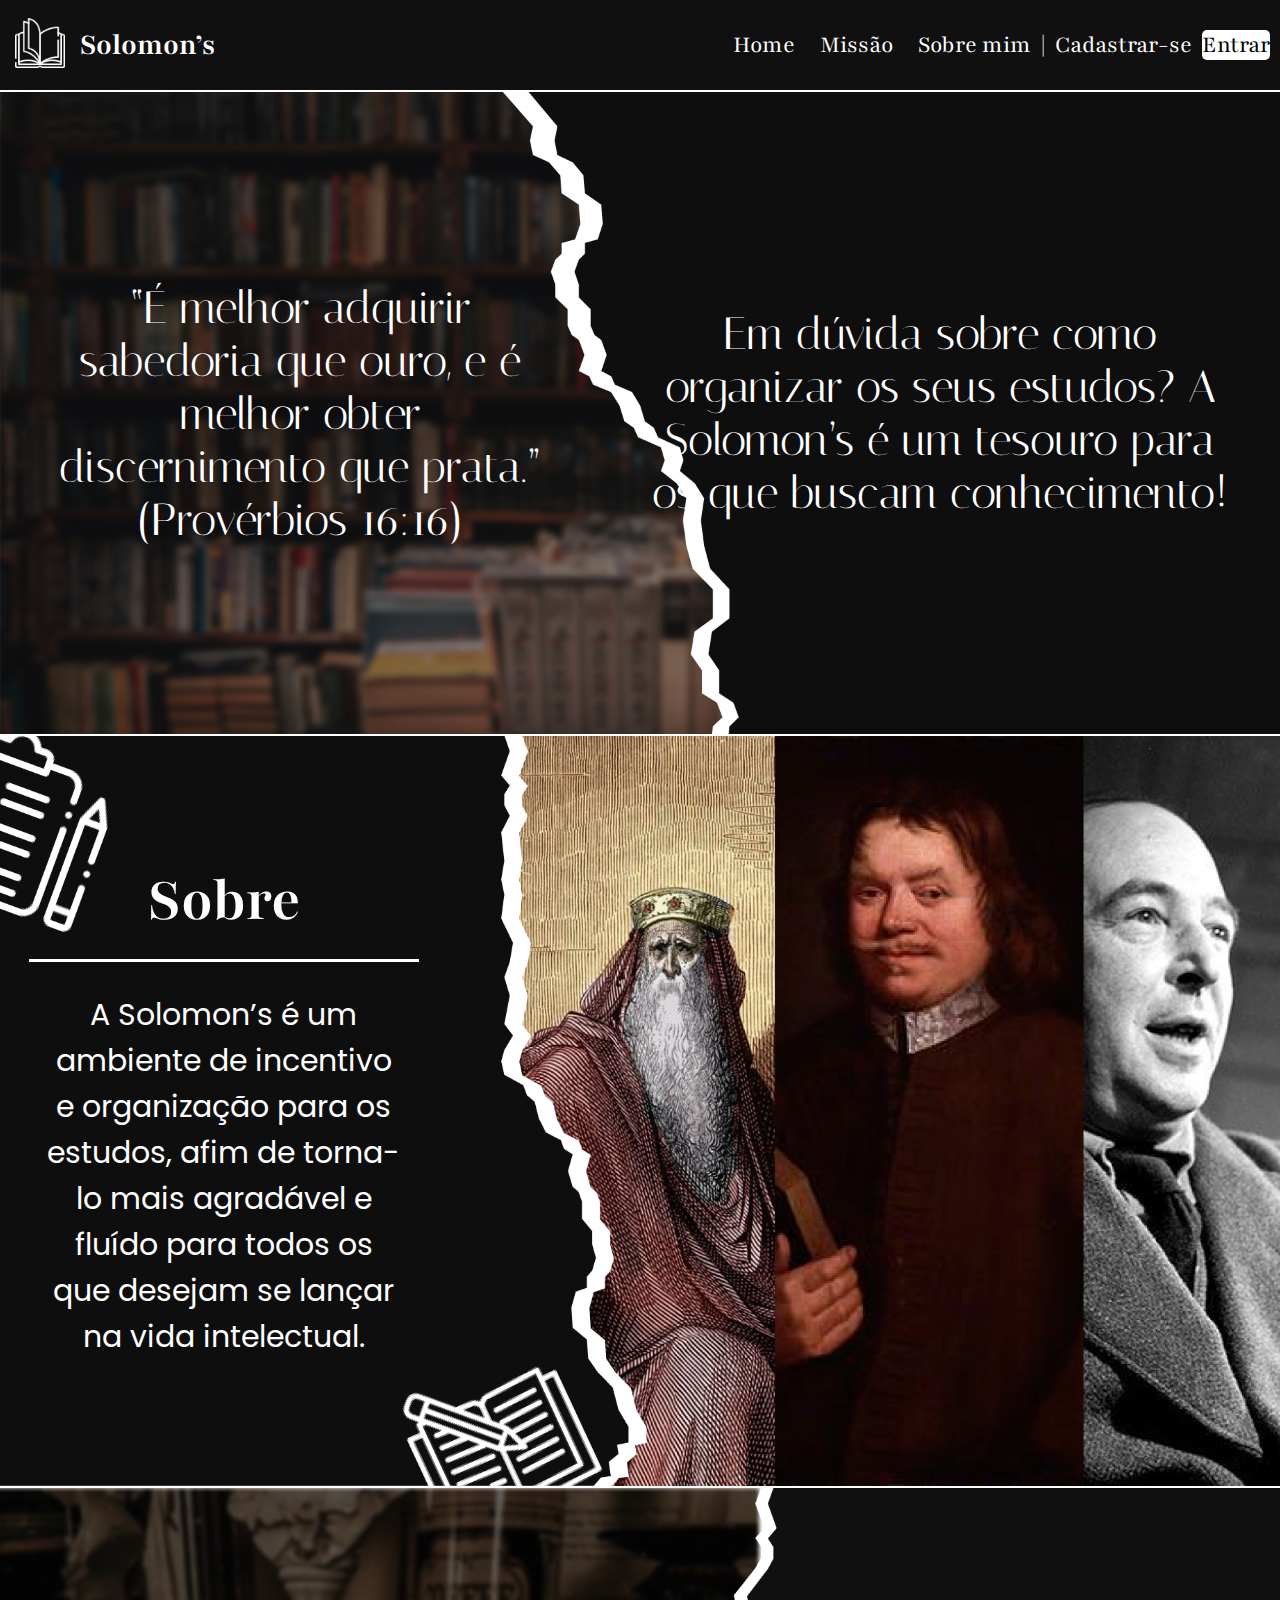
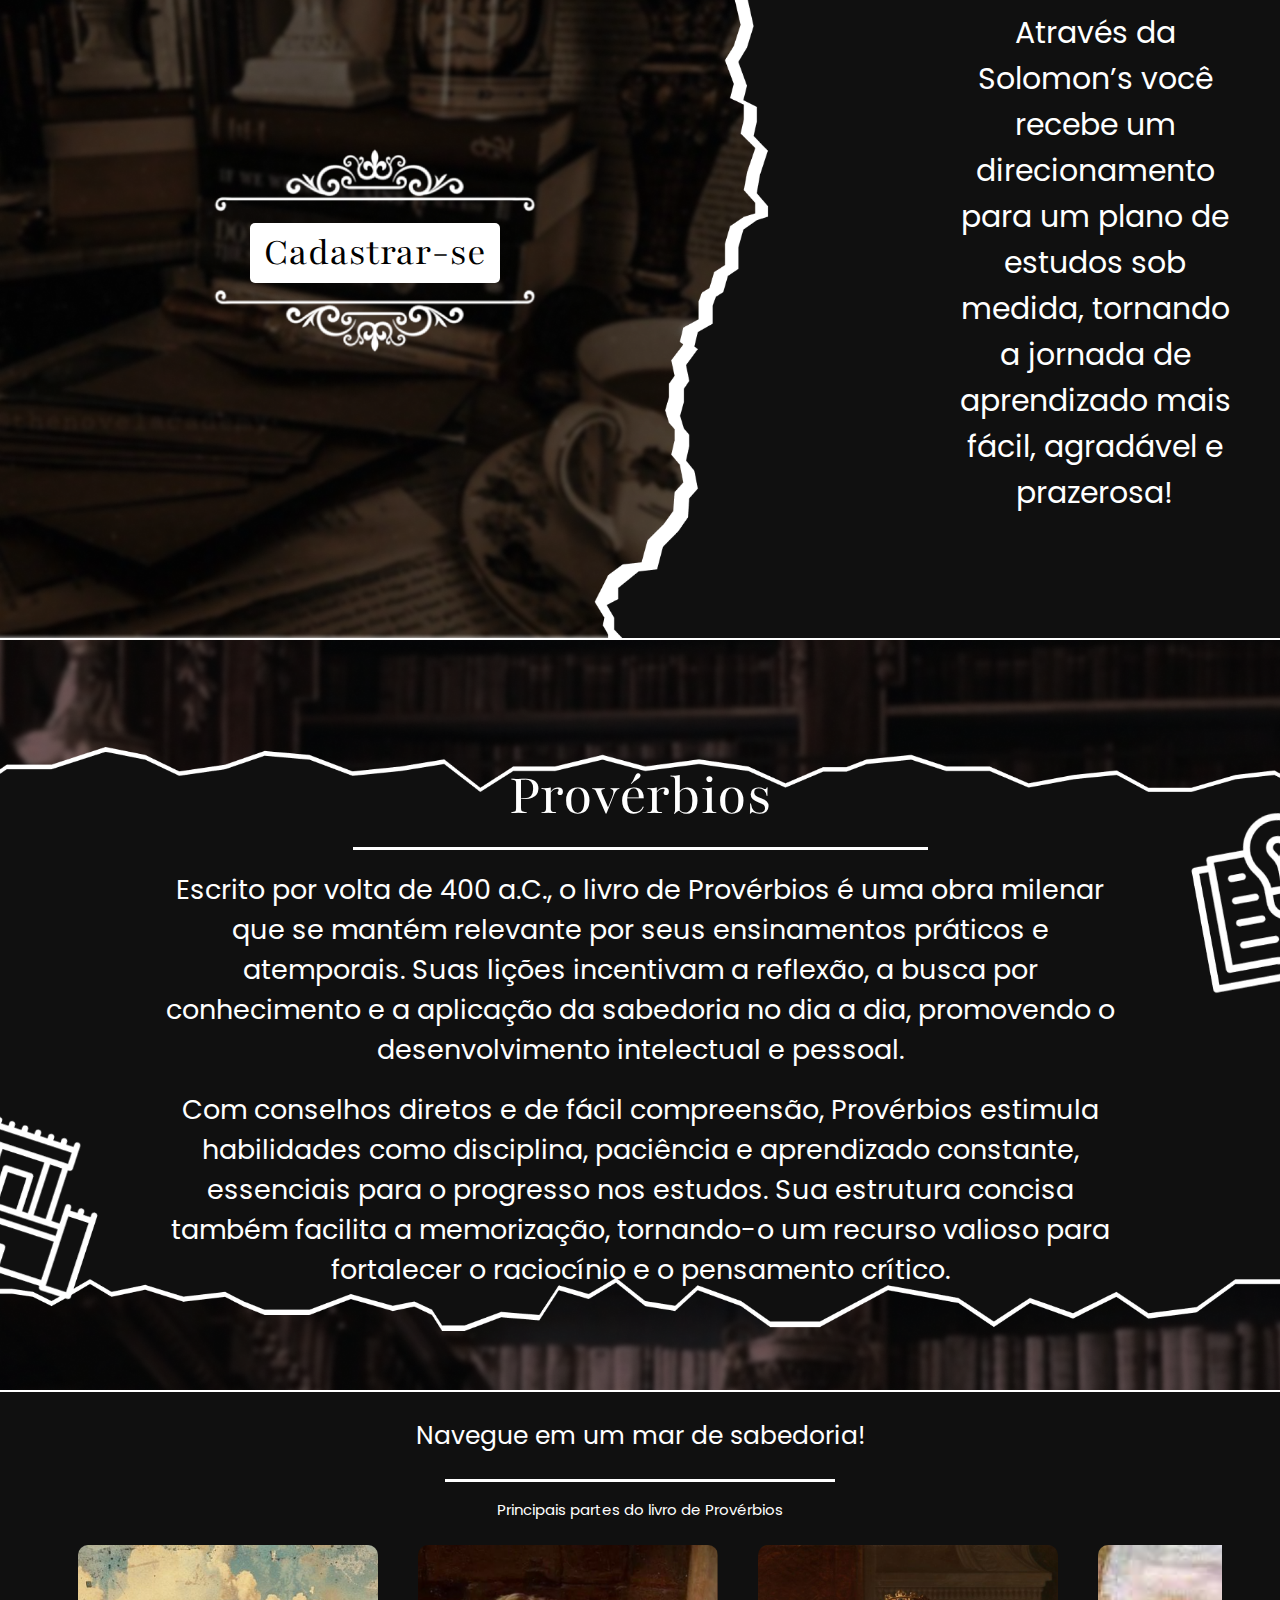
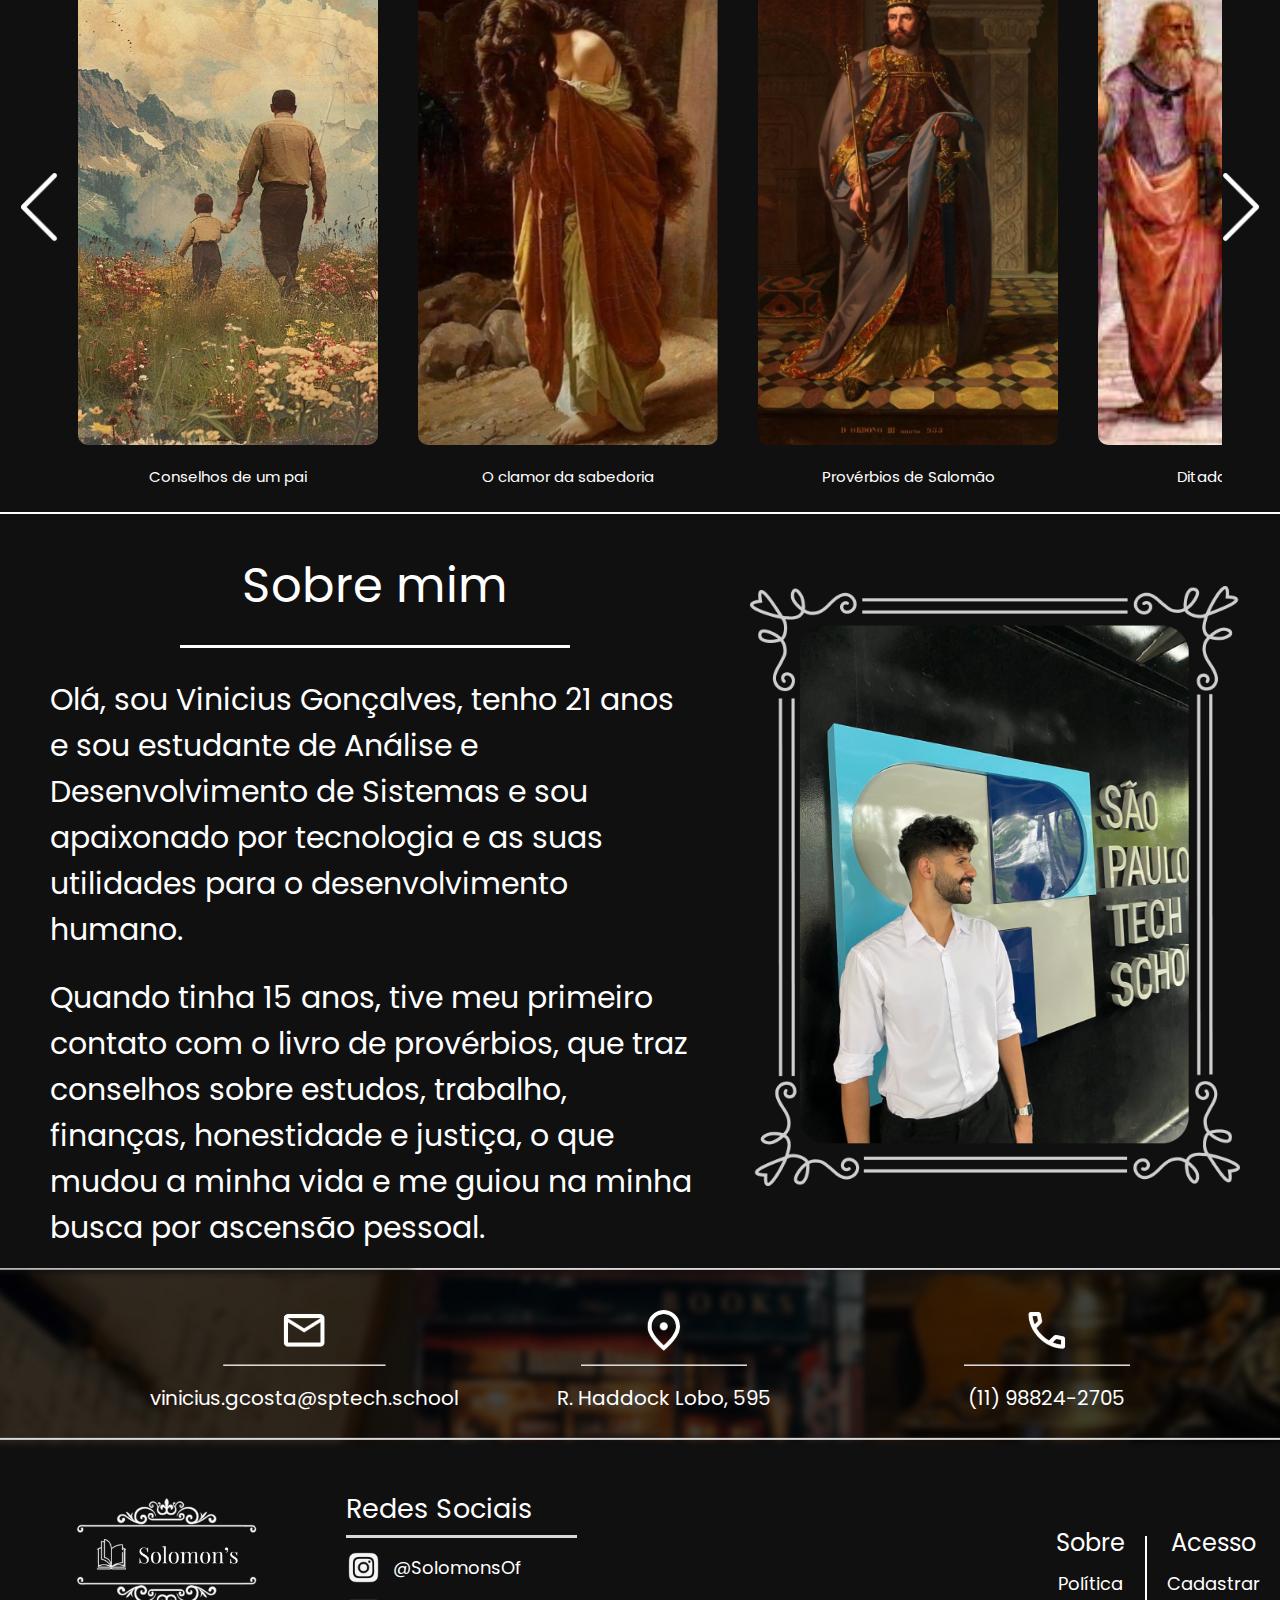
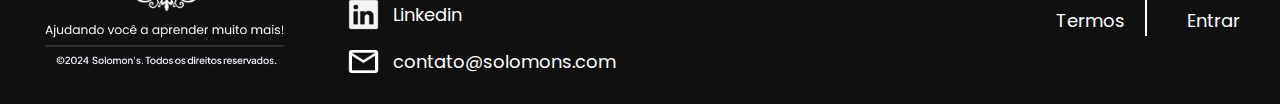
<file: Desenvolvimento/Site/web-data-viz/public/index.html>
<!DOCTYPE html>
<html lang="en">

<head>
    <meta charset="UTF-8">
    <meta name="viewport" content="width=device-width, initial-scale=1.0">

    <title>Solomon's</title>

    <link rel="icon" href="assets/Logo.png">
    <link rel="stylesheet" href="css/style.css">

    <link rel="preconnect" href="https://fonts.googleapis.com">
    <link rel="preconnect" href="https://fonts.gstatic.com" crossorigin>
    <link href="https://fonts.googleapis.com/css2?family=Playfair:ital,opsz,wght@0,5..1200,300..900;1,5..1200,300..900&display=swap" rel="stylesheet">

    <link rel="preconnect" href="https://fonts.googleapis.com">
    <link rel="preconnect" href="https://fonts.gstatic.com" crossorigin>
    <link href="https://fonts.googleapis.com/css2?family=Italiana&family=Playfair:ital,opsz,wght@0,5..1200,300..900;1,5..1200,300..900&family=Saira:ital,wght@0,100..900;1,100..900&display=swap" rel="stylesheet">

    <link rel="preconnect" href="https://fonts.googleapis.com">
    <link rel="preconnect" href="https://fonts.gstatic.com" crossorigin>
    <link href="https://fonts.googleapis.com/css2?family=Italiana&family=Playfair:ital,opsz,wght@0,5..1200,300..900;1,5..1200,300..900&family=Poppins:ital,wght@0,100;0,200;0,300;0,400;0,500;0,600;0,700;0,800;0,900;1,100;1,200;1,300;1,400;1,500;1,600;1,700;1,800;1,900&family=Saira:ital,wght@0,100..900;1,100..900&display=swap" rel="stylesheet">

</head>

<body>
    <!-- /HEADER SECTION -->

    <header id="header">
        <nav id="logo">
            <div>
                <img src="assets/Logo.png">
            </div>
            <div id="nome_site">
                <h3 onclick="select_menu('link_home')">Solomon’s</h3>
            </div>
        </nav>
        <nav id="links">
            <div>
                <a class="no_link" onclick="select_menu('link_home')" id="link_home">Home</a>
                <a class="no_link" onclick="select_menu('link_missao')" id="link_missao">Missão</a>
                <a class="no_link" onclick="select_menu('link_sobre')" id="link_sobre">Sobre mim</a>
            </div>
            <div id="usuario">
                <span>|</span>
                <a class="no_link" href="cadastro.html">Cadastrar-se</a>
                <button onclick="realizarLogin()">Entrar</button>
            </div>
        </nav>
    </header>

    <!-- /HEADER SECTION -->

    <!-- MAIN SECTION -->
    <main>
        <!-- /HOME SECTION -->
        <section id="section_home">
            <div>
                <p>“É melhor adquirir sabedoria que ouro, e é melhor obter discernimento que prata.” (Provérbios 16:16)
                </p>
            </div>
            <div>
                <p>Em dúvida sobre como organizar os seus estudos?
                    A Solomon’s é um tesouro para os que buscam conhecimento!</p>
            </div>
        </section>
        <!-- /HOME SECTION -->

        <div class="section_separador"></div>

        <!-- SECTION SOBRE -->
        <section id="section_sobre">
            <div id="informacoes">
                <h3>Sobre</h3>
                <img id="separador" src="assets/Separador.png">
                <p>A Solomon’s é um ambiente de incentivo e organização para os estudos, afim de torna-lo mais agradável e fluído para todos os que desejam se lançar na vida intelectual.</p>
            </div>
        </section>
        <!-- SECTION SOBRE -->

        <div class="section_separador"></div>
        
        <!-- SECTION SIMULAR -->
        <section id="section_simular">
            <div id="cadastro">
                <div>
                    <img id="moldura" src="assets/Moldura_simular.png">
                </div>
                <button id="button_cadastro" onclick="realizarCadastro()">Cadastrar-se</button>
            </div>
            <div>
                <p>Através da Solomon’s você recebe um direcionamento para um plano de estudos sob medida, tornando a jornada de aprendizado mais fácil, agradável e prazerosa!</p>
            </div>
        </section>
        <!-- SECTION SIMULAR -->

        <div class="section_separador"></div>

        <!-- SECTION MISSÃO -->
        <section id="section_missao">
            <div>
                <p id="titulo">Provérbios</p>
                <div>
                    <img src="assets/Separador_missao.png">
                </div>
                <p>Escrito por volta de 400 a.C., o livro de Provérbios é uma obra milenar que se mantém relevante por seus ensinamentos práticos e atemporais. Suas lições incentivam a reflexão, a busca por conhecimento e a aplicação da sabedoria no dia a dia, promovendo o desenvolvimento intelectual e pessoal.</p>
                <p>Com conselhos diretos e de fácil compreensão, Provérbios estimula habilidades como disciplina, paciência e aprendizado constante, essenciais para o progresso nos estudos. Sua estrutura concisa também facilita a memorização, tornando-o um recurso valioso para fortalecer o raciocínio e o pensamento crítico.</p>
            </div>
        </section>
        <!-- SECTION SIMULAR -->

        <div class="section_separador"></div>

        <!-- SECTION CARROCEL -->
        <section id="section_carrocel">
            <div id="titulo">
                <p>Navegue em um mar de sabedoria!</p>
                <div id="imagem">
                    <img src="assets/Separador.png">
                </div>
                <p id="sibtitulo">Principais partes do livro de Provérbios</p>
            </div>

            <div id="carrocel">
                <img class="nav-btn" id="prev-btn" src="assets/seta_esquerda.png" onclick="moverEsquerda()">
                <div id="direcionador_proverbios">
                    <div class="conjunto">
                        <div class="bar_versiculos" id="conselhos_de_um_pai" onclick="direcionarProverbios3()">
                        </div>
                        <p>Conselhos de um pai</p>
                    </div>

                    <div class="conjunto">
                        <div class="bar_versiculos" id="clamor_da_sabedoria" onclick="direcionarProverbios8()">
                        </div>
                        <p>O clamor da sabedoria</p>
                    </div>
    
                    <div class="conjunto">
                        <div class="bar_versiculos" id="proverbios_de_salomao" onclick="direcionarProverbios10()">
                        </div>
                        <p>Provérbios de Salomão</p>
                    </div>

                    <div class="conjunto">
                        <div class="bar_versiculos" id="ditados_dos_sabios" onclick="direcionarProverbios22()">
                        </div>
                        <p>Ditados dos sábios</p>
                    </div>

                    <div class="conjunto">
                        <div class="bar_versiculos" id="ditados_de_agur" onclick="direcionarProverbios30()">
                        </div>
                        <p>Ditados de Agur</p>
                    </div>

                    <div class="conjunto">
                        <div class="bar_versiculos" id="ditados_rei_lemuel" onclick="direcionarProverbios31()">
                        </div>
                        <p>Ditados do rei Lemuel</p>
                    </div>
                </div>
                <img class="nav-btn" id="next-btn" src="assets/seta_direita.png" onclick="moverDireita()">
            </div>
        </section>
        <!-- SECTION CARROCEL -->

        <div class="section_separador"></div>

        <!-- SECTION SOBRE MIM -->
        <section id="section_sobre_mim">
            <div id="informacoes">
                <p id="titulo">Sobre mim</p>
                <div>
                    <img src="assets/Separador.png">
                </div>
                <p>Olá, sou Vinicius Gonçalves, tenho 21 anos e sou estudante de Análise e Desenvolvimento de Sistemas e sou apaixonado por tecnologia e as suas utilidades para o desenvolvimento humano.</p>
                <p>Quando tinha 15 anos, tive meu primeiro contato com o livro de provérbios, que traz conselhos sobre estudos, trabalho, finanças, honestidade e justiça, o que mudou a minha vida e me guiou na minha busca por ascensão pessoal.</p>
            </div>

            <div>
                <img id="foto" src="assets/Sobremim_foto.png">
            </div>
        </section>
        <!-- SECTION SOBRE MIM -->
    </main>
    <!-- MAIN SECTION -->

    <!-- /FOOTER SECTION -->
    <footer>
        <section id="section_contatos">
            <div id="footer_email">
                <div>
                    <img class="icons" src="assets/footer_contato.png"><br>
                </div>
                <a href="">vinicius.gcosta@sptech.school</a>
            </div>

            <div id="footer_local">
                <div>
                    <img class="icons" src="assets/footer_local.png"><br>
                </div>
                <a href="">R. Haddock Lobo, 595</a>
            </div>

            <div id="footer_contato">
                <div>
                    <img class="icons" src="assets/footer_tel.png">
                </div>
                <p>(11) 98824-2705</p>
            </div>
        </section>
        
        <section id="section_infos">
            <div id="logo_rede">
                <div id="logo">
                    <img src="assets/Footer - Logo.png">
                </div>
    
                <div id="redes_sociais">
                    <p id="titulo_rede">Redes Sociais</p>
                    <div>
                        <img src="assets/footer_separador.png">
                    </div>
    
                    <div>
                        <div id="icons">
                            <img src="assets/instagram.png">
                        </div>
                        <p>@SolomonsOf</p>
                    </div>
    
                    <div>
                        <div id="icons">
                            <img src="assets/linkedin.png">
                        </div>
                        <a href="https://www.linkedin.com/in/vinicius-gonçalves-aa3031229/">Linkedin</a>
                    </div>
    
                    <div>
                        <div id="icons">
                            <img src="assets/mail.png">
                        </div>
                        <a>contato@solomons.com</a>
                    </div>
                </div>
            </div>

            <div id="footer_infos">
                <div id="footer_help">
                    <p id="titulo">Sobre</p>
                    <p>Política</p>
                    <p>Termos</p>
                </div>
                <div id="separadores">
                    <img src="assets/footer_separador2.png">
                </div>
                <div id="separadores">
                    <img src="assets/footer_separador2.png">
                </div>
                <div id="footer_help">
                    <p id="titulo">Acesso</p>
                    <p>Cadastrar</p>
                    <p>Entrar</p>
                </div>
            </div>
        </section>
    </footer>
    <!-- /FOOTER SECTION -->
</body>
</html>

<script src="js/index.js"></script>
</file>
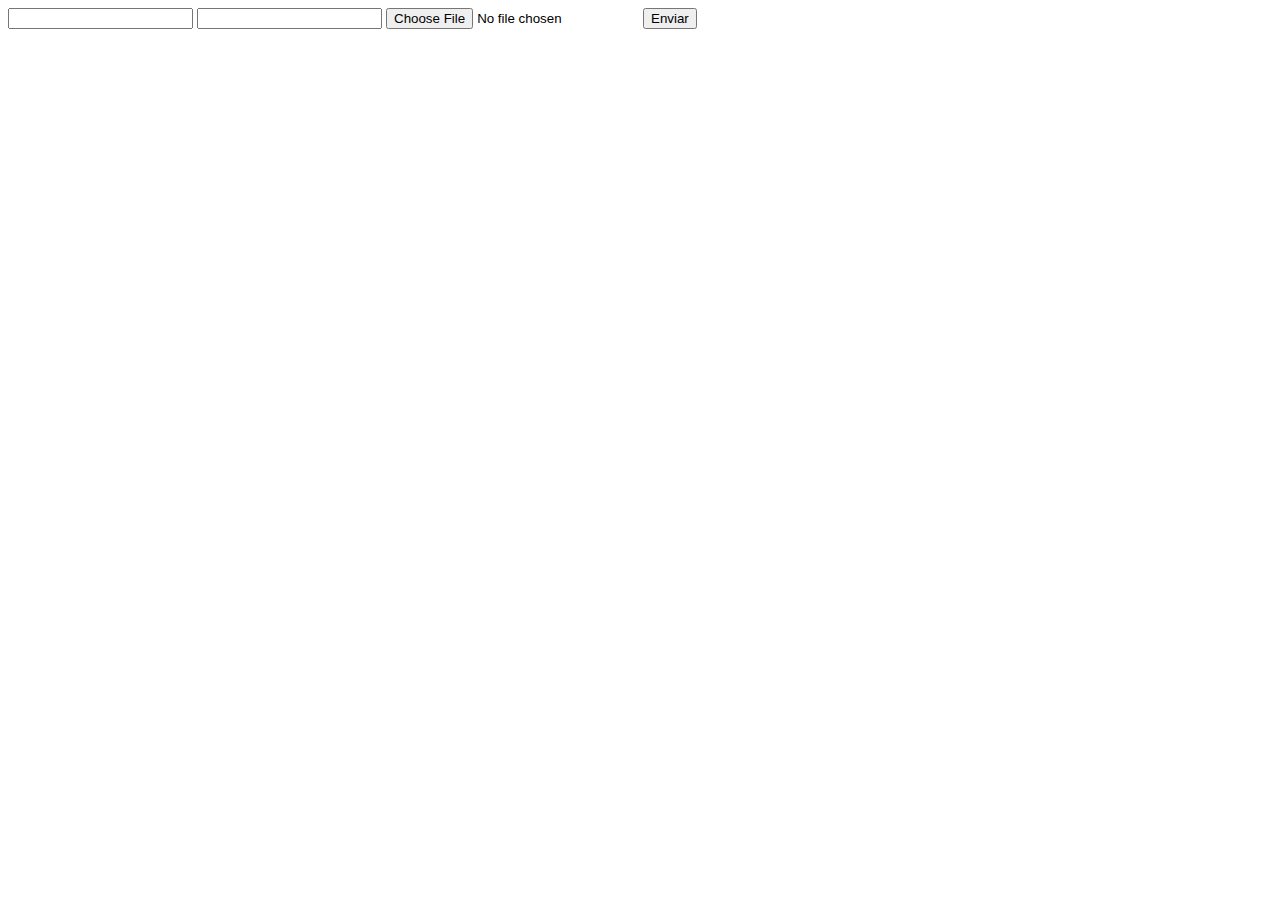
<file: Desenvolvimento/Site/web-data-viz/DOCUMENTOS_DE_APOIO/exemplo_de_upload_de_arquivo/public/index.html>
<!DOCTYPE html>
<html lang="en">

<head>
  <meta charset="UTF-8">
  <meta http-equiv="X-UA-Compatible" content="IE=edge">
  <meta name="viewport" content="width=device-width, initial-scale=1.0">
  <title>Upload</title>
</head>

<body>

  <div>
    <input name="nome" id="nome" type="text" />
    <input name="email" id="email" type="url" />
    <input name="foto" id="foto" type="file" />
    <button onclick="enviar()">Enviar</button>
  </div>

  <div id="container"></div>
</body>

</html>

<script>
  function enviar() {
    const formData = new FormData();
    formData.append('foto', foto.files[0])
    formData.append('nome', nome.value)
    formData.append('email', email.value)

    fetch("/usuarios/cadastro", {
      method: "POST",
      body: formData
    })
      .then(res => {
        window.location = "./perfil.html"
      })
      .catch(err => {
        console.log(err);
      })
  }
</script>
</file>
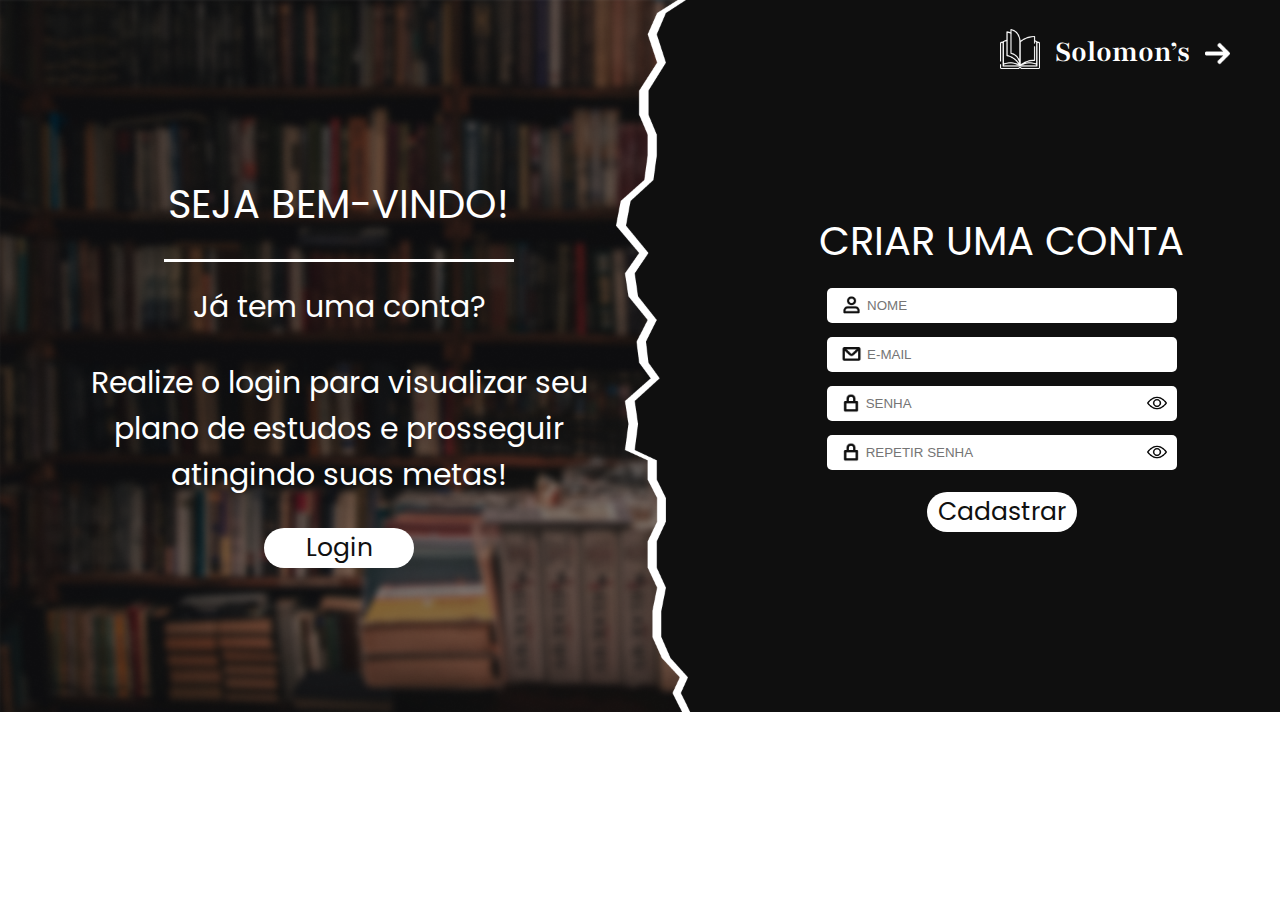
<file: Desenvolvimento/Site/web-data-viz/public/cadastro.html>
<!DOCTYPE html>
<html lang="en">
<head>
    <meta charset="UTF-8">
    <meta name="viewport" content="width=device-width, initial-scale=1.0">

    <title>Solomon's - Cadastro</title>

    <link rel="stylesheet" href="css/cadastro.css">
    <link rel="icon" href="assets/Logo.png">

    <link rel="preconnect" href="https://fonts.googleapis.com">
    <link rel="preconnect" href="https://fonts.gstatic.com" crossorigin>
    <link href="https://fonts.googleapis.com/css2?family=Playfair:ital,opsz,wght@0,5..1200,300..900;1,5..1200,300..900&display=swap" rel="stylesheet">
    
    <link rel="preconnect" href="https://fonts.googleapis.com">
    <link rel="preconnect" href="https://fonts.gstatic.com" crossorigin>
    <link href="https://fonts.googleapis.com/css2?family=Italiana&family=Playfair:ital,opsz,wght@0,5..1200,300..900;1,5..1200,300..900&family=Poppins:ital,wght@0,100;0,200;0,300;0,400;0,500;0,600;0,700;0,800;0,900;1,100;1,200;1,300;1,400;1,500;1,600;1,700;1,800;1,900&family=Saira:ital,wght@0,100..900;1,100..900&display=swap" rel="stylesheet">

</head>
<body>
    <main>
        <div id="logo">
            <div>
                <img id="logo_logo" src="assets/Logo.png">
            </div>
            <div id="nome_site">
                <h3>Solomon’s</h3>
            </div>
            <div>
                <img id="voltar" src="assets/seta.png" onclick="direcionarHome()">
            </div>
        </div>

        <div id="conteudo">
            <div id="mensagem">
                <p id="titulo">SEJA BEM-VINDO!</p>
                <div>
                    <img src="assets/cadastro/Separador.png">
                </div>
                <p id="text">Já tem uma conta?</p>
                <p id="text">Realize o login para visualizar seu plano de estudos e prosseguir atingindo suas metas!</p>
    
                <button onclick="realizarLogin()">Login</button>
            </div>

            
            <div id="dados">
              <p id="titulo">CRIAR UMA CONTA</p>
                <div id="inputs">
                    <img class="icone" src="assets/cadastro/nome.png">
                    <input class="inputs_dados" id="nome_input" placeholder="NOME">
                </div>
                <div id="inputs">
                  <img class="icone" src="assets/cadastro/mail.png">
                    <input class="inputs_dados" id="email_input" placeholder="E-MAIL">
                </div>
                <div id="inputs">
                    <img id="cadeado" src="assets/cadastro/senha.png">
                    <input class="inputs_dados" type="password" id="senha_input" placeholder="SENHA">
                    <img id="olho" src="assets/login/view.png" onclick="revelarSenha()">
                  </div>
                  <div id="inputs">
                    <img id="cadeado" src="assets/cadastro/senha.png">
                    <input class="inputs_dados" type="password" id="confirmacao_senha_input" placeholder="REPETIR SENHA">
                    <img id="olho2" src="assets/login/view.png" onclick="revelarSenha2()">
                </div>
                
                <button onclick="cadastrar()">Cadastrar</button>
                
                <div class="alerta_erro">
                  <div class="card_erro" id="cardErro">
                    <span id="mensagem_erro"></span>
                  </div>
                </div>
                
                <div id="div_aguardar" class="loading-div">
                  <img src="./assets/circle-loading.gif" id="loading-gif" />
                </div>
                
                <div id="div_erros_login"></div>
            </div>
        </div>
    </main>
</body>
</html>

<script src="./js/sessao.js"></script>
</file>
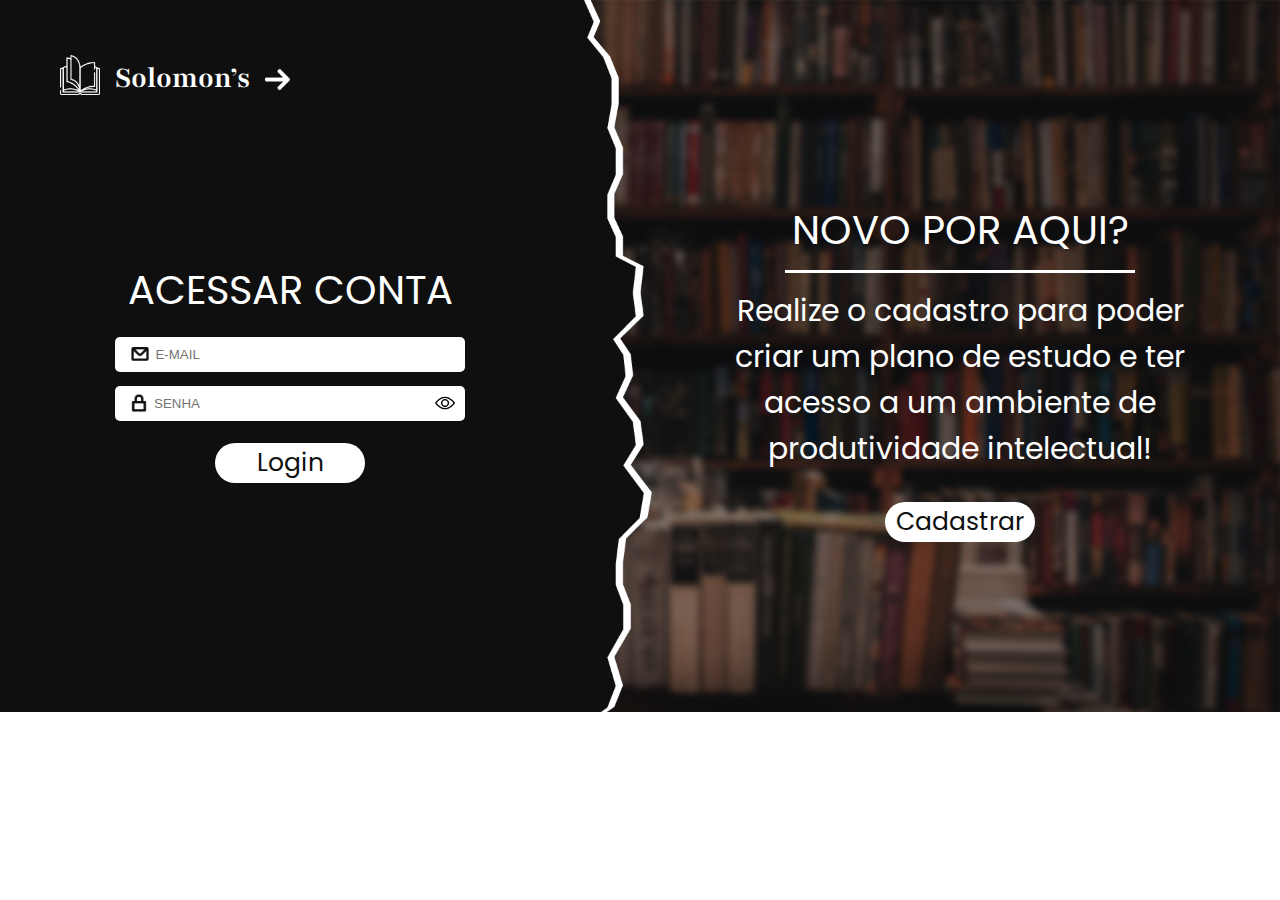
<file: Desenvolvimento/Site/web-data-viz/public/login.html>
<!DOCTYPE html>
<html lang="en">
<head>
    <meta charset="UTF-8">
    <meta name="viewport" content="width=device-width, initial-scale=1.0">
    <title>Solomon's - Login</title>

    <link rel="stylesheet" href="css/login.css">
    <link rel="icon" href="assets/Logo.png">

    <link rel="preconnect" href="https://fonts.googleapis.com">
    <link rel="preconnect" href="https://fonts.gstatic.com" crossorigin>
    <link href="https://fonts.googleapis.com/css2?family=Playfair:ital,opsz,wght@0,5..1200,300..900;1,5..1200,300..900&display=swap" rel="stylesheet">
    
    <link rel="preconnect" href="https://fonts.googleapis.com">
    <link rel="preconnect" href="https://fonts.gstatic.com" crossorigin>
    <link href="https://fonts.googleapis.com/css2?family=Italiana&family=Playfair:ital,opsz,wght@0,5..1200,300..900;1,5..1200,300..900&family=Poppins:ital,wght@0,100;0,200;0,300;0,400;0,500;0,600;0,700;0,800;0,900;1,100;1,200;1,300;1,400;1,500;1,600;1,700;1,800;1,900&family=Saira:ital,wght@0,100..900;1,100..900&display=swap" rel="stylesheet">

</head>

<body>
    <main>
        <div id="logo">
            <div>
                <img id="logo_logo" src="assets/Logo.png">
            </div>
            <div id="nome_site">
                <h3>Solomon’s</h3>
            </div>
            <div>
                <img id="voltar" src="assets/seta.png" onclick="direcionarHome()">
            </div>
        </div>

        <div id="conteudo">
            <div id="dados">
                <p id="titulo">ACESSAR CONTA</p>
    
                <div id="inputs">
                    <img id="mail" src="assets/cadastro/mail.png">
                    <input id="email_input" placeholder="E-MAIL">
                </div>
    
                <div id="inputs">
                    <img id="cadeado" src="assets/cadastro/senha.png">
                    <input id="senha_input" type="password" placeholder="SENHA">
                    <img id="olho" src="assets/login/view.png" onclick="revelarSenha()">
                </div>
    
                <button onclick="entrar()">Login</button>
            </div>

            <div class="alerta_erro">
                <div class="card_erro" id="cardErro">
                  <span id="mensagem_erro"></span>
                </div>
              </div>
    
            <div id="mensagem">
                <p id="titulo">NOVO POR AQUI?</p>
                
                <img src="assets/cadastro/Separador.png">
    
                <p id="text">Realize o cadastro para poder criar um plano de estudo e ter acesso a um ambiente de produtividade intelectual!</p>
    
                <button onclick="realizarCadastro()">Cadastrar</button>
            </div>
        </div>
    </main>
</body>
</html>

<script src="js/sessao.js"></script>

<script>
    function entrar() {
        var emailVar = email_input.value;
        var senhaVar = senha_input.value;

        if (emailVar == "" || senhaVar == "") {
            cardErro.style.display = "block";
            mensagem_erro.innerHTML = "(Mensagem de erro para todos os campos em branco)";
            return false;
        } else {
            setInterval(sumirMensagem, 5000);
        }

        console.log("FORM LOGIN: ", emailVar);
        console.log("FORM SENHA: ", senhaVar);

        fetch("/usuarios/autenticar", {
            method: "POST",
            headers: {
                "Content-Type": "application/json"
            },
            body: JSON.stringify({
                emailServer: emailVar,
                senhaServer: senhaVar
            })
        }).then(function (resposta) {
            console.log("ESTOU NO THEN DO entrar()!");

            if (resposta.ok) {
                resposta.json().then(json => {
                    console.log("Resposta da API:", json);  // Verifique a resposta da API
                    if (json.idUsuario) {
                        sessionStorage.EMAIL_USUARIO = json.email;
                        sessionStorage.NOME_USUARIO = json.nome;
                        sessionStorage.ID_USUARIO = json.idUsuario;  // Armazena o ID do usuário
                        console.log("ID do usuário armazenado:", sessionStorage.ID_USUARIO);

                        // Redireciona para a dashboard após 1 segundo
                        setTimeout(function () {
                            window.location = "./dashboard/dashboard.html";
                        }, 1000); // Apenas para exibir o loading
                    } else {
                        console.error("ID do usuário não encontrado na resposta!");
                    }
                });
            } else {
                cardErro.style.display = "block";
                mensagem_erro.innerHTML =
                `Login Inválido!.<br>
                Verifique as informações inseridas.`;

                console.log("Houve um erro ao tentar realizar o login!");
                resposta.text().then(texto => {
                    console.error(texto); 
                });
            }
        }).catch(function (erro) {
            console.log(erro);
        });

        return false;
    }

    function sumirMensagem() {
        cardErro.style.display = "none"
    }

</script>
</file>
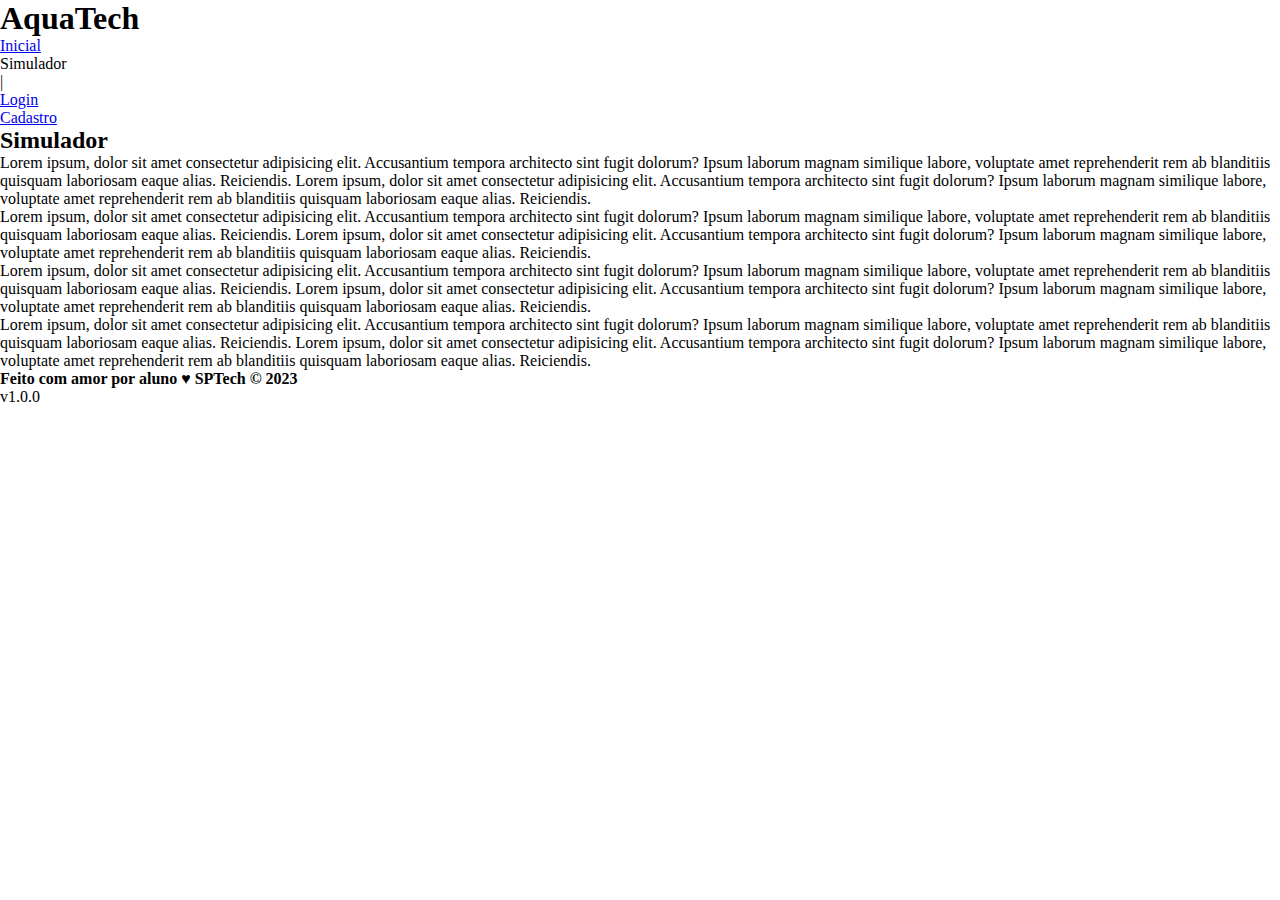
<file: Desenvolvimento/Site/web-data-viz/public/simulador.html>
<!DOCTYPE html>
<html lang="pt-br">

<head>
    <meta charset="UTF-8">
    <meta http-equiv="X-UA-Compatible" content="IE=edge">
    <meta name="viewport" content="width=device-width, initial-scale=1.0">

    <title>AquaTech | Simulador</title>

    <script src="./js/sessao.js"></script>

    <link rel="stylesheet" href="./css/estilo.css">
    <link rel="icon" href="./assets/icon/favicon2.ico">
    <link rel="preconnect" href="https://fonts.gstatic.com">
</head>

<body>

    <!--header inicio-->
    <div class="header">
        <div class="container">
            <h1 class="titulo">AquaTech</h1>
            <ul class="navbar">
                <li>
                    <a href="./index.html">Inicial</a>
                </li>
                <li class="agora">Simulador</li>
                <li>|</li>
                <li>
                    <a href="./login.html">Login</a>
                </li>
                <li>
                    <a href="./login.html">Cadastro</a>
                </li>
            </ul>
        </div>
    </div>


    <!-- simulador inicio -->
    <div class="simulador">
        <div class="container">
            <h2>Simulador</h2>
            <p>Lorem ipsum, dolor sit amet consectetur adipisicing elit. Accusantium tempora architecto sint fugit
                dolorum? Ipsum laborum magnam similique labore, voluptate amet reprehenderit rem ab blanditiis quisquam
                laboriosam eaque alias. Reiciendis. Lorem ipsum, dolor sit amet consectetur adipisicing elit.
                Accusantium tempora architecto sint fugit dolorum? Ipsum laborum magnam similique labore, voluptate amet
                reprehenderit rem ab blanditiis quisquam laboriosam eaque alias. Reiciendis.</p>
            <p>Lorem ipsum, dolor sit amet consectetur adipisicing elit. Accusantium tempora architecto sint fugit
                dolorum? Ipsum laborum magnam similique labore, voluptate amet reprehenderit rem ab blanditiis quisquam
                laboriosam eaque alias. Reiciendis. Lorem ipsum, dolor sit amet consectetur adipisicing elit.
                Accusantium tempora architecto sint fugit dolorum? Ipsum laborum magnam similique labore, voluptate amet
                reprehenderit rem ab blanditiis quisquam laboriosam eaque alias. Reiciendis.</p>
            <p>Lorem ipsum, dolor sit amet consectetur adipisicing elit. Accusantium tempora architecto sint fugit
                dolorum? Ipsum laborum magnam similique labore, voluptate amet reprehenderit rem ab blanditiis quisquam
                laboriosam eaque alias. Reiciendis. Lorem ipsum, dolor sit amet consectetur adipisicing elit.
                Accusantium tempora architecto sint fugit dolorum? Ipsum laborum magnam similique labore, voluptate amet
                reprehenderit rem ab blanditiis quisquam laboriosam eaque alias. Reiciendis.</p>
            <p>Lorem ipsum, dolor sit amet consectetur adipisicing elit. Accusantium tempora architecto sint fugit
                dolorum? Ipsum laborum magnam similique labore, voluptate amet reprehenderit rem ab blanditiis quisquam
                laboriosam eaque alias. Reiciendis. Lorem ipsum, dolor sit amet consectetur adipisicing elit.
                Accusantium tempora architecto sint fugit dolorum? Ipsum laborum magnam similique labore, voluptate amet
                reprehenderit rem ab blanditiis quisquam laboriosam eaque alias. Reiciendis.</p>

        </div>
    </div>
    <!-- simulador fim -->

    <!--footer inicio-->
    <div class="footer">
        <div class="container">
            <h4>Feito com amor por aluno &hearts; SPTech &copy; 2023</h4>
            <span class="version">v1.0.0</span>
        </div>
    </div>
    <!--footer fim-->


</body>

</html>
</file>
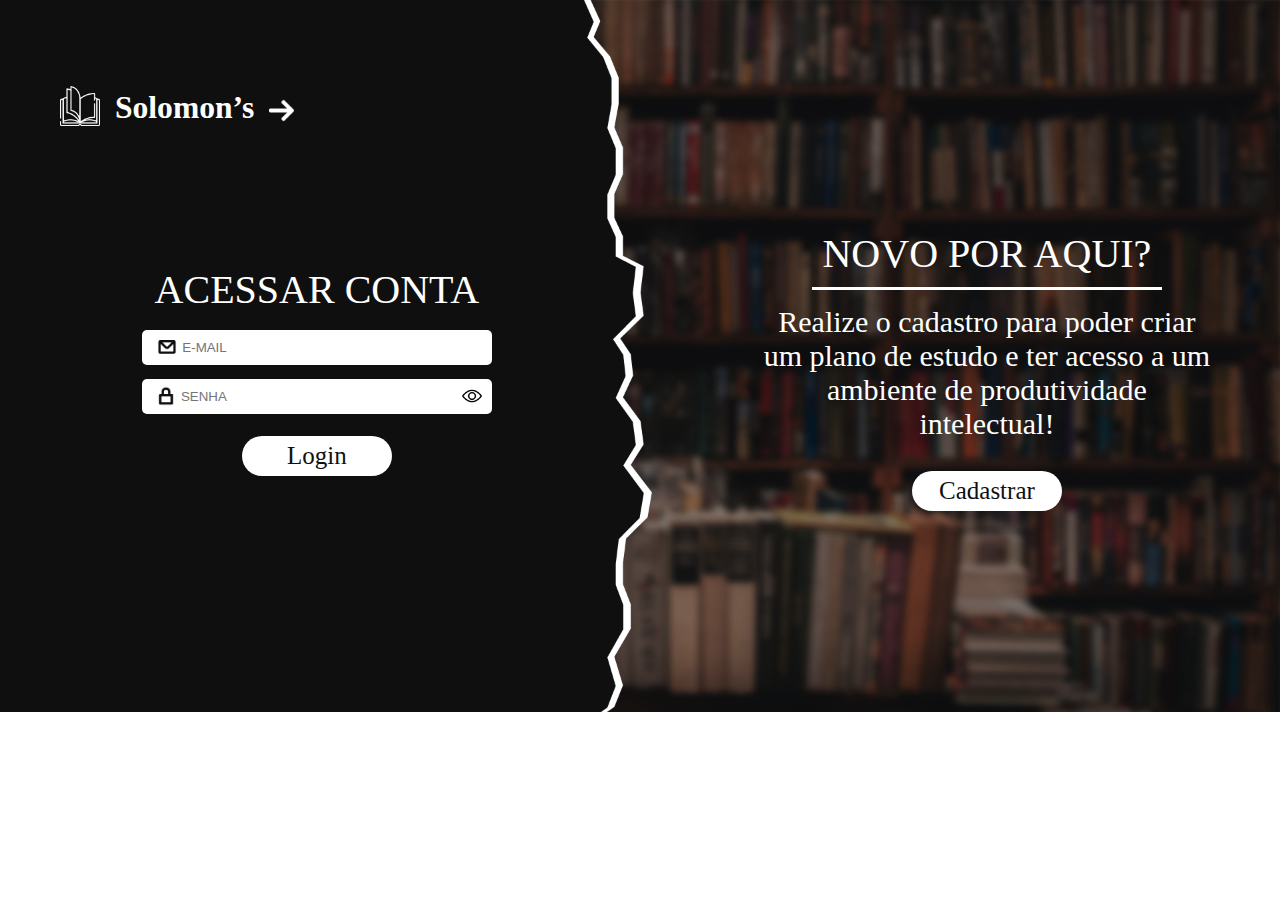
<file: Desenvolvimento/Site/web-data-viz/public/dashboard/cards.html>
<!DOCTYPE html>
<html lang="pt-br">

<head>
    <link rel="shortcut icon" href="../assets/icon/favicon2.ico" type="image/x-icon">
    <meta charset="UTF-8">
    <meta http-equiv="X-UA-Compatible" content="IE=edge">
    <meta name="viewport" content="width=device-width, initial-scale=1.0">
    <title>AquaTech | Tempo Real</title>


    <link rel="stylesheet" href="./../css/dashboards.css">
    <link rel="stylesheet" href="./../css/estilo.css" />

    <script src="../js/sessao.js"></script>
    <script src="../js/alerta.js"></script>
    <link rel="preconnect" href="https://fonts.gstatic.com">
    <link
        href="https://fonts.googleapis.com/css2?family=Exo+2:ital,wght@0,100;0,200;0,300;0,400;0,500;0,600;0,700;0,800;0,900;1,100;1,200;1,300;1,400;1,500;1,600;1,700;1,800;1,900&display=swap"
        rel="stylesheet">
</head>

<body onload="validarSessao(), exibirAquarios(),  atualizacaoPeriodica()">

    <div class="janela">

        <div class="header-left dash-header">

            <h1>AquaTech</h1>

            <div class="hello">
                <h3>Olá, <span id="b_usuario">usuário</span>!</h3>
            </div>

            <div class="btn-nav">
                <h3>Aquários</h3>
            </div>

            <div class="btn-nav-white">
                <a href="./dashboard.html">
                    <h3>Gráficos</h3>
                </a>
            </div>

            <div class="btn-nav-white">
                <a href="./mural.html">
                    <h3>Mural de Avisos</h3>
                </a>
            </div>

            <div class="btn-logout" onclick="limparSessao()">
                <h3>Sair</h3>
            </div>

        </div>

        <div class="dash">
            <div id="alerta">
            </div>
            <div class="area-parametros-alerta">
                <p class="titulo-legenda">
                    Legenda - Parâmetros para Alertas
                </p>
                <div class="parametros-alerta">
                    <div class="item-regua perigo-frio">
                        <p>Perigo</p>
                        <p>&lt;=5°C</p>
                    </div>
                    <div class="item-regua alerta-frio">
                        <p>Alerta</p>
                        <p>&lt;=10°C</p>
                    </div>
                    <div class="item-regua ideal">
                        <p>Ideal</p>
                        <p>20°C</p>
                    </div>
                    <div class="item-regua alerta-quente">
                        <p>Alerta</p>
                        <p>&gt;=22°C</p>
                    </div>
                    <div class="item-regua perigo-quente">
                        <p>Perigo</p>
                        <p>&gt;=23°C</p>
                    </div>
                </div>
            </div>

            <div class="cards" id="cardAquarios">

            </div>

        </div>

    </div>

</body>

<script>

    function exibirAquarios() {
        JSON.parse(sessionStorage.AQUARIOS).forEach(item => {
            document.getElementById("cardAquarios").innerHTML += `
                    <div class="card-aquario">
                        <div class="title-aquario">
                            <h1>${item.descricao}</h1>
                        </div>
                        <div class="desc-aquario">
                        <div class="temperatura">
                            <p id="temp_aquario_${item.id}">-°C</p>
                        </div>
                        <div class="cor-alerta" id="card_${item.id}"></div>
                    </div>
                    </div>
                    `
        });
    }

</script>

</html>
</file>
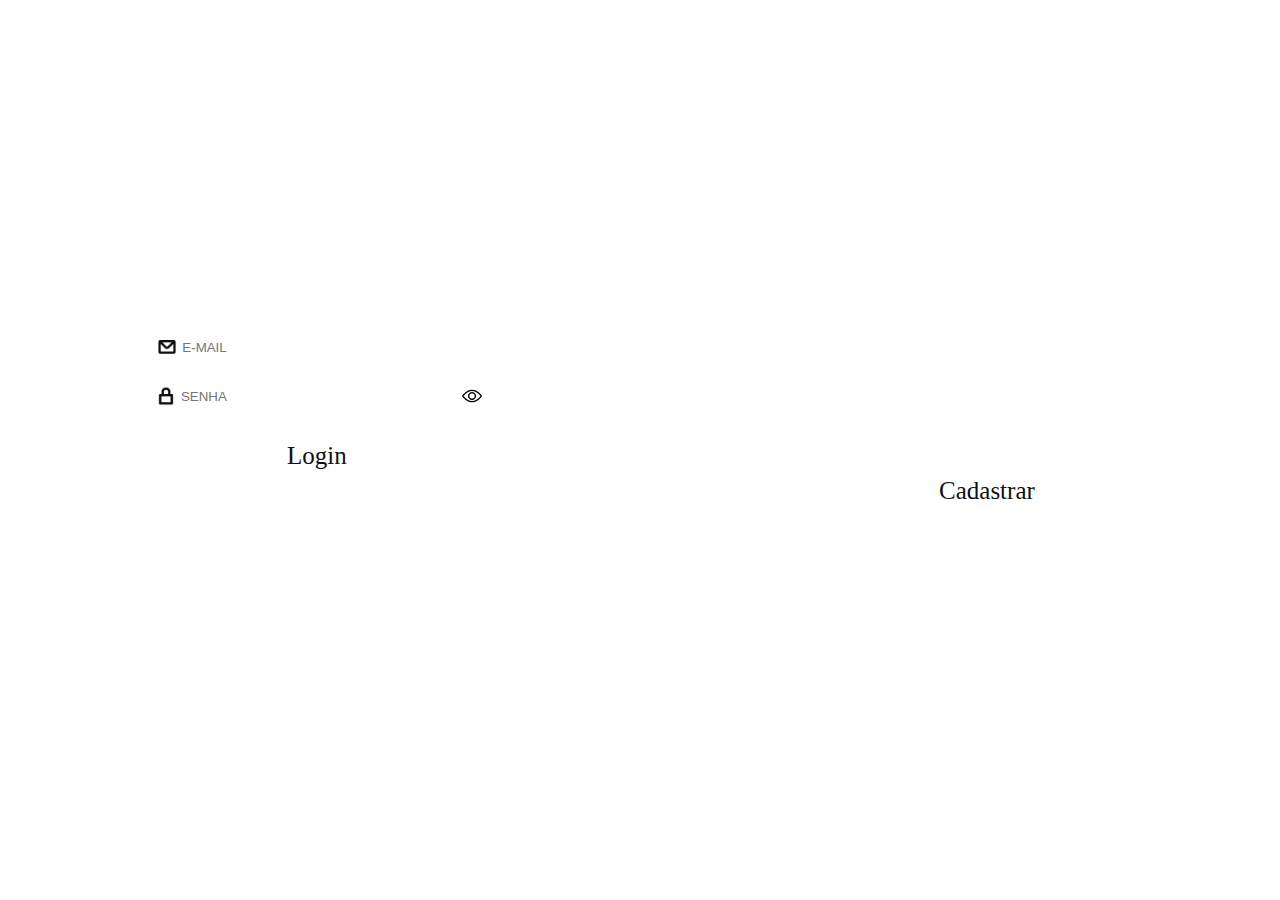
<file: Desenvolvimento/Site/web-data-viz/public/dashboard/edicao-aviso.html>
<!DOCTYPE html>
<html lang="pt-br">

<head>
    <link rel="shortcut icon" href="../assets/icon/favicon2.ico" type="image/x-icon">
    <meta charset="UTF-8">
    <meta http-equiv="X-UA-Compatible" content="IE=edge">
    <meta name="viewport" content="width=device-width, initial-scale=1.0">
    <title>AquaTech | Página Inicial</title>

    
    <link rel="stylesheet" href="./../css/dashboards.css">
    <link rel="stylesheet" href="./../css/estilo.css" />
    <script src="../js/sessao.js"></script>

    <link rel="preconnect" href="https://fonts.gstatic.com">
    <link
        href="https://fonts.googleapis.com/css2?family=Exo+2:ital,wght@0,100;0,200;0,300;0,400;0,500;0,600;0,700;0,800;0,900;1,100;1,200;1,300;1,400;1,500;1,600;1,700;1,800;1,900&display=swap"
        rel="stylesheet">
</head>

<body onload="validarSessao(), listarInfosDeUm()" style="background-color: #161618;">
    <!-- <body onload="validarSessao()"> -->

    <div class="janela">


        <div class="header-left">

            <h1>AquaTech</h1>

            <div class="hello">
                <h3>Olá, <span id="b_usuario">usuário</span>!</h3>
            </div>

            <div class="btn-nav-white">
                <a href="cards.html">
                    <h3>Aquários</h3>
                </a>
            </div>

            <div class="btn-nav-white">
                <a href="./dashboard.html">
                    <h3>Gráficos</h3>
                </a>
            </div>

            <div class="btn-nav-white">
                <a href="./mural.html">
                    <h3>Mural de Avisos</h3>
                </a>
            </div>

            <div class="btn-logout" onclick="limparSessao()">
                <h3>Sair</h3>
            </div>

        </div>

        <div class="dash-right">

            <div class="avisos">
                <div class="container">
                    <h1>Editar um aviso</h1>
                    <div class="div-form">
                        <label>
                            ID:
                            <br>
                            <input id="input_id" maxlength="100" type="text" style="color: rgb(196, 196, 196)" disabled>
                        </label>
                        <label>
                            Autor:
                            <br>
                            <input id="input_nome" maxlength="100" type="text" style="color: rgb(196, 196, 196)"
                                disabled>
                        </label>
                        <label>
                            Título:
                            <br>
                            <input id="input_titulo" maxlength="100" type="text" style="color: rgb(196, 196, 196)"
                                disabled>
                        </label>
                        <br>
                        <label>
                            Descrição (máximo de 250 caracteres):
                            <br>
                            <textarea id="textarea_descricao" maxlength="250" rows="5"></textarea>
                        </label>
                        <br>
                        <button onclick="editar()">Editar</button>
                    </div>

                </div>
            </div>
        </div>
    </div>
</body>

</html>

<script>
    function listarInfosDeUm() {
        console.log("Criar função de trazer informações de post escolhido");
    }

    function editar() {
        fetch(`/avisos/editar/${sessionStorage.getItem("ID_POSTAGEM_EDITANDO")}`, {
            method: "PUT",
            headers: {
                "Content-Type": "application/json"
            },
            body: JSON.stringify({
                descricao: textarea_descricao.value
            })
        }).then(function (resposta) {

            if (resposta.ok) {
                window.alert("Post atualizado com sucesso pelo usuario de email: " + sessionStorage.getItem("EMAIL_USUARIO") + "!");
                window.location = "/dashboard/mural.html"
            } else if (resposta.status == 404) {
                window.alert("Deu 404!");
            } else {
                throw ("Houve um erro ao tentar realizar a postagem! Código da resposta: " + resposta.status);
            }
        }).catch(function (resposta) {
            console.log(`#ERRO: ${resposta}`);
        });
    }

</script>
</file>
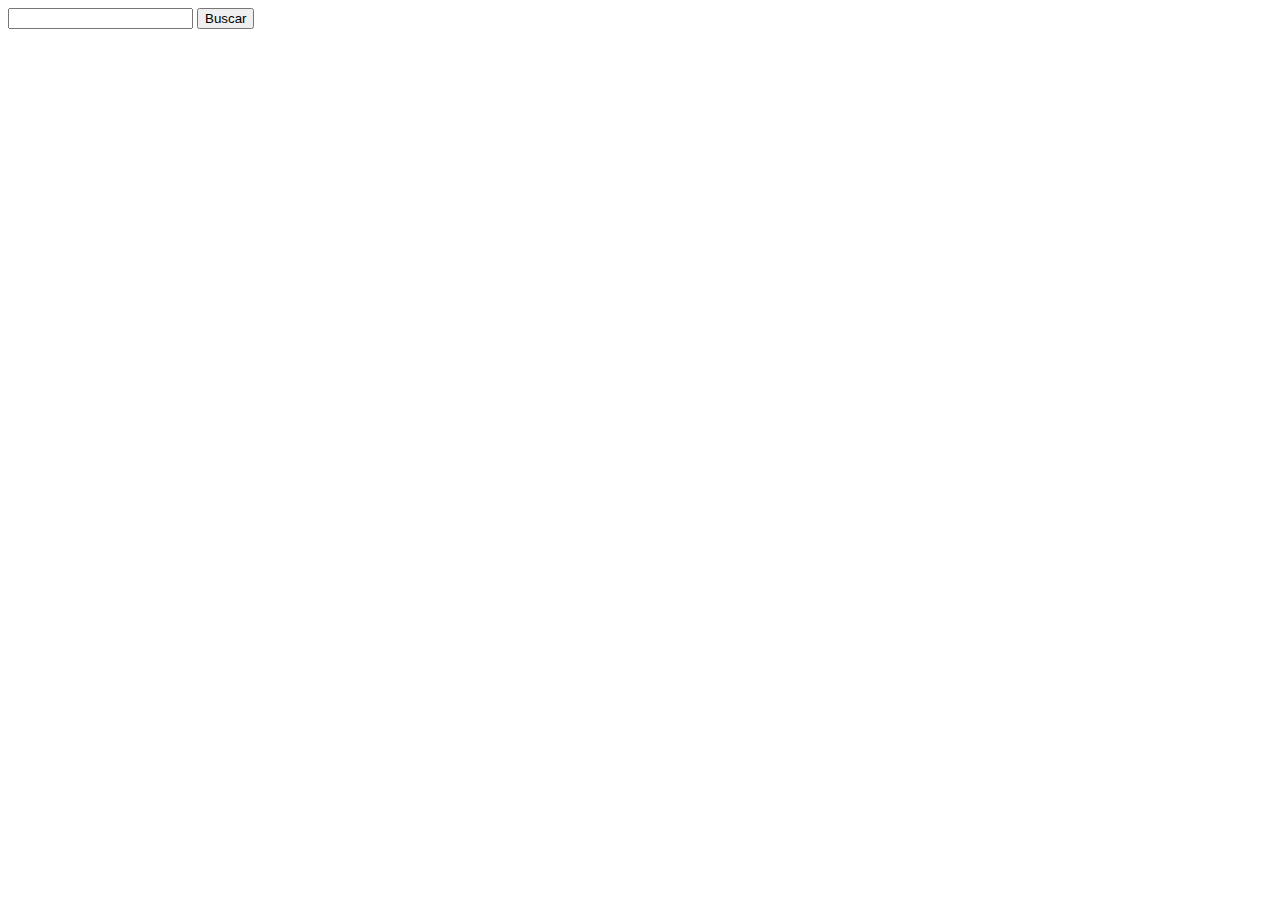
<file: Desenvolvimento/Site/web-data-viz/DOCUMENTOS_DE_APOIO/exemplo_de_upload_de_arquivo/public/perfil.html>
<!DOCTYPE html>
<html lang="en">

<head>
  <meta charset="UTF-8">
  <meta http-equiv="X-UA-Compatible" content="IE=edge">
  <meta name="viewport" content="width=device-width, initial-scale=1.0">
  <title>Document</title>
</head>

<body>
  <input type="number" id="buscaInput">
  <button onclick="buscarPeloId()">Buscar</button>
  <div id="container">

  </div>
</body>

</html>

<script>
  function buscarPeloId() {
    fetch(`/usuarios/${buscaInput.value}`, {
      method: "GET"
    })
      .then(res => {
        res.json().then(json => {
          const usuario = json[0];
          container.innerHTML = `<div>
    <h1>${usuario.nome} - ${usuario.email}</h1>
    <img src='assets/${usuario.imagem_perfil}' alt="imagem de usuario">
  </div>`
        })
      })
      .catch(err => {
        console.log(err);
      })
  }
</script>
</file>
<file: Desenvolvimento/Site/web-data-viz/public/css/style.css>
*{
  margin: 0;
  padding: 0;
}

/*-----Header-----*/
header{
  width: 100%;
  height: 10vh;
  display: flex;
  justify-content: space-between;
  background-color: #101010;
  color: #ffffff;
  border-bottom: 2px solid white;
  font-family: "Playfair", serif;
  font-optical-sizing: auto;
  font-style: normal;
  font-variation-settings: "wdth" 100;
  position: sticky;
  z-index: 1000;
  top: 0;

  & h3{
      text-decoration: none;
      color: inherit;
      cursor: pointer;
  }
  
  & #logo{
      display: flex;
      align-items: center;
      margin: 5px;

      & img{
          width: 50px;
          padding-right: 15px;
          padding-left: 10px;
      }
      
      & #nome_site{
          font-size: 27px;
          font-family: "Playfair", serif;
      }
  }

  & #links{
      display: flex;
      align-items: center;
      flex-direction: row;
      justify-content: space-between;
      font-size: 25px;
      margin: 10px;

      & .no_link {
          text-decoration: none;
          color: inherit;
          cursor: pointer;
          margin: 10px;
      }

      & .no_link:hover{
          transform: scale(1.1);
      }
  }
  
  & #usuario{
      display: flex;
      align-items: center;

      & button{
          height: 30px;
          font-size: 25px;
          font-family: "Playfair", serif;
          background-color: #ffffff;
          border-radius: 5px;
          border: none;
      }

      & button:hover{
          transform: scale(1.1);
          cursor: pointer;
      }
  }
}
/*-----Header-----*/

/*-----Main-----*/
main{
  width: 100%;
  color: #ffffff;
  font-family: "Poppins", serif;
  font-weight: 400;
  font-style: normal;

  .section_separador{
      width: 100%;
      height: 2px;
      background-color: #ffffff solid;
  }

  & #section_home{
      height: 642px;
      background-image: url("../assets/Fundo_home.png");
      perspective: 50px;
      background-size: cover;
      background-repeat: no-repeat;
      background-position: center;
      display: flex;
      flex-direction: row;
      justify-content: space-around;
      align-items: center;
      font-size: 40px;

      & p{
          margin: 50px;
          font-family: "Italiana", sans-serif;
          font-weight: 400;
          font-style: normal;
          font-size: 45px;
          text-align: center;
      }
  }

  & #section_sobre{
      width: 100%;
      height: 750px;
      background-image: url("../assets/Fundo_sobre.png");
      background-size: cover;
      background-repeat: no-repeat;
      background-position: center;
      display: flex;
      align-items: center;
      
      & #informacoes{
          display: flex;
          flex-direction: column;
          align-items: center;
          justify-content: center;
          text-align: center;
          padding-left: 25px;
          padding-right: 858px;

          & h3{
              font-size: 64px;
              font-family: "Playfair", serif;
              font-optical-sizing: auto;
              font-style: normal;
              font-variation-settings: "wdth" 100;
              margin: 20px;
          }
          
          & p{
              font-size: 30px;
              margin: 20px;
              margin-top: 30px;
          }
      }
  }

  & #section_simular{
      width: 100%;
      height: 750px;
      background-image: url("../assets/Fundo_simular.png");
      background-size: cover;
      background-repeat: no-repeat;
      background-position: center;
      display: flex;
      justify-content: space-between;
      align-items: center;

      & #cadastro{
          display: flex;
          position: relative;
          align-items: center;

          & #moldura{
              width: 350px;
              padding-left: 200px;
          }

          & #button_cadastro{
              width: 250px;
              height: 60px;
              font-size: 40px;
              font-family: "Playfair", serif;
              background-color: #ffffff;
              border-radius: 5px;
              border: none;
              position: absolute;
              margin-left: 250px;
              margin-bottom: 20px;
          }

          & #button_cadastro:hover{
              transform: scale(1.1);
              cursor: pointer;
          }
      }
      
      & p{
          font-size: 30px;
          text-align: center;
          padding-left: 400px;
          padding-right: 40px;
      }
  }

  & #section_missao{
      width: 100%;
      height: 750px;
      background-image: url("../assets/Fundo_missao.png");
      background-size: cover;
      background-repeat: no-repeat;
      background-position: center;
      display: flex;
      flex-direction: column;
      align-items: center;
      justify-content: center;

      & div{
          display: flex;
          flex-direction: column;
          align-items: center;
          justify-content: center;
          text-align: center;
          padding-inline: 150px;
          
          & #titulo{
              font-size: 60px;
              font-family: "Playfair", serif;
              font-optical-sizing: auto;
              font-style: normal;
              font-variation-settings: "wdth" 100;
              margin-bottom: 15px;
          }

          & p{
              font-size: 27px;
              padding-top: 20px;
          }
      }
  }

  & #section_carrocel{
    width: 100%;
    height: 720px;
    background-color: #101010;
    display: flex;
    flex-direction: column;
    justify-content: center;
    padding: 20px;
    box-sizing: border-box;

      & #titulo{
        display: flex;
        align-items: center;
        justify-content: center;
        flex-direction: column;
        font-size: 25px;
        margin-top: 5px;
      }

      & #sibtitulo{
        font-size: 15px;
        margin-top: 5px;
      }

      & #carrocel{
        width: 100%;
        height: 100%;
        display: flex;
        align-items: center;
        flex-direction: row;
        justify-content: center;
        position: relative;

        & .nav-btn{
            height: 70px;
            cursor: pointer;
            z-index: 2;
        }
        
        & #direcionador_proverbios{
            width: 100%;
            display: flex;
            flex-direction: row;
            align-items: center;
            overflow: hidden;
            position: relative;

            & .conjunto{
                display: flex;
                flex-direction: column;
                justify-content: center;
                align-items: center;

                & .bar_versiculos{
                    width: 300px;
                    height: 500px;
                    background-color: #ffffff;
                    border-radius: 10px;
                    margin: 20px;
                    flex-shrink: 0;
                    transition: transform 0.5s ease;
                    cursor: pointer;
                
                }

                & p{
                    font-size: 15px;
                }
            }

            & #conselhos_de_um_pai{
                background-image: url('../assets/conselhos.jpg');
                background-size: cover;
                background-repeat: no-repeat;
                background-position: center;
            }

            & #clamor_da_sabedoria{
                background-image: url('../assets/clamor.jpg');
                background-size: cover;
                background-repeat: no-repeat;
                background-position: center;
            }

            & #proverbios_de_salomao{
                background-image: url('../assets/salomao.jpg');
                background-size: cover;
                background-repeat: no-repeat;
                background-position: center;
            }

            & #ditados_dos_sabios{
                background-image: url('../assets/sabios.jpg');
                background-size: cover;
                background-repeat: no-repeat;
                background-position: center;
            }

            & #ditados_de_agur{
                background-image: url('../assets/agur.jpg');
                background-size: cover;
                background-repeat: no-repeat;
                background-position: center;
            }

            & #ditados_rei_lemuel{
                background-image: url('../assets/lemuel.jpg');
                background-size: cover;
                background-repeat: no-repeat;
                background-position: center;
            }
        }
      }
    }

  & #section_sobre_mim{
      width: 100%;
      height: 750px;
      background-color: #101010;
      display: flex;
      flex-direction: row;
      align-items: center;
      
      & #informacoes{
          display: flex;
          flex-direction: column;
          align-items: center;
          justify-content: center;
          margin: 50px;

          & p{
              font-size: 30px;
              padding-top: 22px;
          }

          & #titulo{
              font-size: 48px;
              padding-bottom: 8px;
          }
      }

      #foto{
          height: 600px;
          padding-right: 40px;
      }
  }
}

footer{
  color: #ffffff;
  background-color: #101010;
  font-family: "Poppins", serif;
  font-weight: 400;
  font-style: normal;

  & #section_contatos{
      width: 100%;
      height: 190px;
      background-position: center;
      background-repeat: no-repeat;
      background-image: url("../assets/footer_fundo.png");
      display: flex;
      flex-direction: row;
      justify-content: space-between;
      align-items: center;

      & a{
          font-size: 20px;
          text-decoration: none;
          color: inherit;
      }

      & p{
          font-size: 20px;
      }
      
      & .icons{
          height: 60px;
      }

      & img{
          margin-bottom: 10px;
      }

      & #footer_email{
          display: flex;
          flex-direction: column;
          align-items: center;
          margin-left: 150px;
      }

      & #footer_local{
          display: flex;
          flex-direction: column;
          align-items: center;
          margin-right: 95px;
      }

      & #footer_contato{
          display: flex;
          flex-direction: column;
          align-items: center;
          margin-right: 150px;
      }
  }

  & #section_infos{
      display: flex;
      flex-direction: row;
      justify-content: space-between;
      align-items: center;
      height: 250px;
      

      & p{
          font-size: 18px;
          margin-top: 10px;
      }
      
      & #titulo{
          font-size: 24px;
          margin: 0;
      }

      & #logo{
          margin-bottom: 25px;
          margin-inline: 25px;
          display: flex;

          & img{
              height: 200px;
              padding-left: 20px;
          }
      }

      & #logo_rede{
          display: flex;
          flex-direction: row;
          align-items: center;

          & #redes_sociais{
              display: flex;
              flex-direction: column;
              justify-content: center;
              padding-left: 30px;
  
              & div{
                  display: flex;
                  flex-direction: row;
                  margin-top: 6px;
  
                  & a{
                      text-decoration: none;
                      color: inherit;
                      cursor: pointer;
                      font-size: 18px;
                      margin-top: 10px;
                      margin-left: 12px;
                  }
  
                  & a:hover{
                      transform: scale(1.1);
                  }

                  & p{
                      margin-left: 12px;
                  }
              }
              
              & #icons{
                  height: 35px;
              }
  
              & #titulo_rede{
                  font-size: 27px;
                  margin-top: 15;
              }
          }
      }
      
      

      & #footer_infos{
          display: flex;
          flex-direction: row;
          align-items: center;
          justify-content: space-around;

          & #footer_help{
              display: flex;
              flex-direction: column;
              padding-inline: 20px;
              text-align: center;
          }

          & #separadores{
              margin-top: 20px;
          }
      }
  }
}
</file>
<file: Desenvolvimento/Site/web-data-viz/public/css/cadastro.css>
*{
    margin: 0;
    padding: 0;
}

main{
    width: 100%;
    height: 712px;
    background-image: url("../assets/cadastro/Fundo_cadastro.png");
    background-repeat: no-repeat;
    background-size: cover;
    background-position: center;
    color: #ffffff;
    display: flex;
    flex-direction: column;
    align-items: center;
    justify-content: center;
    font-family: "Poppins", serif;
    font-weight: 400;
    font-style: normal;

    & #logo{
        width: 100%;
        display: flex;
        align-items: center;
        justify-content: end;
        font-family: "Playfair", serif;
        font-optical-sizing: auto;
        font-style: normal;
        font-variation-settings: "wdth" 100;
        margin-right: 100px;
        margin-top: 35px;
    
        & #logo_logo{
            width: 40px;
            padding-right: 15px;
            padding-left: 10px;
        }
        
        & #nome_site{
            font-size: 27px;
            font-family: "Playfair", serif;
        }

        & #voltar{
            width: 25px;
            margin-left: 15px;
            padding-top: 8px;
            cursor: pointer;
        }
    }

    & #conteudo{
        display: flex;
        flex-direction: row;
        align-items: center;
        justify-content: center;
        margin-top: 100px;
        margin-bottom: 150px;
        width: 100%;

        & #titulo{
            font-size: 40px;
            margin-bottom: 10px;
        }
        & p{
            font-size: 30px;
        }

        & .alerta_erro{
            display: flex;
            justify-content: center;
            align-items: center;
        }
          
        & .card_erro {
            display: none;
            background-color: #fff;
            color: black;
            width: 300px;
            border-radius: 5px;
            padding: 10px;
            margin-top: 20px;
        }
          
        & .card_erro #mensagem_erro{
            display: flex;
            justify-content: center;
            text-align: center;
            font-weight: 500;
            font-size: 17px;
        }
    
        & button{
            height: 40px;
            width: 150px;
            background-color: #ffffff;
            color: #101010;
            border-radius: 20px;
            border: none;
            margin-top: 15px;
            font-family: "Poppins", serif;
            font-weight: 400;
            font-style: normal;
            font-size: 25px;
            text-align: center;
            cursor: pointer;
        }
        
        & #mensagem{
            display: flex;
            align-items: center;
            justify-content: center;
            flex-direction: column;
            text-align: center;
            margin-left: 50px;
    
            & #text{
                margin: 15px;
            }
        }
        
        & #dados{
            width: 100vw;
            height: auto;
            display: flex;
            align-items: center;
            flex-direction: column;
            text-align: center;
            font-size: 45px;
            margin-left: 95px;
    
            & #inputs{
                width: 350px;
                height: 35px;
                display: flex;
                justify-content: center;
                align-items: center;
                margin: 7px;
                background-color: #ffffff;
                border-radius: 5px;
    
                & .icone{
                    height: 20px; 
                    margin: 5px;
                }

                & #olho{
                    height: 20px; 
                    margin: 5px;
                    margin-right: 10px;
                    cursor: pointer;
                }

                & #olho2{
                    height: 20px; 
                    margin: 5px;
                    margin-right: 10px;
                    cursor: pointer;
                }

                & #cadeado{
                    height: 20px; 
                    margin: 5px;
                    margin-left: 14px;
                }

                & input:focus{
                    outline: none;
                }
            }
            
            & input{
                display: flex;
                width: 300px;
                height: 35px;
                border-radius: 5px;
                border: none;
            }

            & .loading-div {
                width: 15px;
                display: none;
            }
              
            & .loading-div img {
                height: 15px;
                width: 15px;
            }
              
            & #div_erros_login {
                display: none
            }
        }
    }
    
}
</file>
<file: Desenvolvimento/Site/web-data-viz/public/css/login.css>
*{
    margin: 0;
    padding: 0;
}

main{
    width: 100%;
    height: 712px;
    background-image: url("../assets/login/Fundo_login.png");
    background-repeat: no-repeat;
    background-size: cover;
    background-position: center;
    color: #ffffff;
    display: flex;
    flex-direction: column;
    align-items: center;
    justify-content: center;
    font-family: "Poppins", serif;
    font-weight: 400;
    font-style: normal;

    & #logo{
        width: 100%;
        display: flex;
        align-items: center;
        justify-content: start;
        font-family: "Playfair", serif;
        font-optical-sizing: auto;
        font-style: normal;
        font-variation-settings: "wdth" 100;
        margin-left: 100px;
        margin-top: 35px;

        & #logo_logo{
            width: 40px;
            padding-right: 15px;
            padding-left: 10px;
        }
        
        & #nome_site{
            font-size: 27px;
            font-family: "Playfair", serif;
        }

        & #voltar{
            width: 25px;
            margin-left: 15px;
            padding-top: 8px;
            cursor: pointer;
        }
    }

    & #conteudo{
        display: flex;
        flex-direction: row;
        align-items: center;
        justify-content: center;
        margin-top: 100px;
        margin-bottom: 150px;
        width: 100%;

        & #titulo{
            font-size: 40px;
            margin-bottom: 10px;
        }
        & p{
            font-size: 30px;
        }

        & .alerta_erro{
            display: flex;
            justify-content: center;
            align-items: center;
        }
          
        & .card_erro {
            display: none;
            background-color: #fff;
            color: black;
            width: 300px;
            border-radius: 5px;
            padding: 10px;
            margin-top: 20px;
        }
          
        & .card_erro #mensagem_erro{
            display: flex;
            justify-content: center;
            text-align: center;
            font-weight: 500;
            font-size: 17px;
        }
    
        & button{
            height: 40px;
            width: 150px;
            background-color: #ffffff;
            color: #101010;
            border-radius: 20px;
            border: none;
            margin-top: 15px;
            font-family: "Poppins", serif;
            font-weight: 400;
            font-style: normal;
            font-size: 25px;
            text-align: center;
            cursor: pointer;
        }
    
        & #mensagem{
            display: flex;
            align-items: center;
            flex-direction: column;
            text-align: center;
            margin-left: 200px;
            margin-right: 50px;
    
            & #text{
                margin: 15px;
            }
        }
    
        & #dados{
            width: 100vw;
            height: auto;
            display: flex;
            align-items: center;
            flex-direction: column;
            text-align: center;
            font-size: 45px;
            margin-left: 90px;
    
            & #inputs{
                width: 350px;
                height: 35px;
                display: flex;
                justify-content: center;
                align-items: center;
                margin: 7px;
                background-color: #ffffff;
                border-radius: 5px;

                & #mail{
                    height: 20px; 
                    margin: 5px;
                }
    
                & #cadeado{
                    height: 20px; 
                    margin: 5px;
                    margin-left: 14px;
                }

                & #olho{
                    height: 20px; 
                    margin: 5px;
                    margin-right: 10px;
                    cursor: pointer;
                }

                & input:focus{
                    outline: none;
                }
            }
            
            & input{
                display: flex;
                width: 300px;
                height: 35px;
                border-radius: 5px;
                border: none;
            }
        }
    }


}
</file>
<file: Desenvolvimento/Site/web-data-viz/public/css/estilo.css>
*{
  margin: 0;
  padding: 0;
}

/*-----Header-----*/
header{
  width: 100%;
  height: 10vh;
  display: flex;
  justify-content: space-between;
  background-color: #101010;
  color: #ffffff;
  border-bottom: 2px solid white;
  font-family: "Playfair", serif;
  font-optical-sizing: auto;
  font-style: normal;
  font-variation-settings: "wdth" 100;
  position: sticky;
  z-index: 1000;
  top: 0;

  & h3{
      text-decoration: none;
      color: inherit;
      cursor: pointer;
  }
  
  & #logo{
      display: flex;
      align-items: center;
      margin: 5px;

      & img{
          width: 50px;
          padding-right: 15px;
          padding-left: 10px;
      }
      
      & #nome_site{
          font-size: 27px;
          font-family: "Playfair", serif;
      }
  }

  & #links{
      display: flex;
      align-items: center;
      flex-direction: row;
      justify-content: space-between;
      font-size: 25px;
      margin: 10px;

      & .no_link {
          text-decoration: none;
          color: inherit;
          cursor: pointer;
          margin: 10px;
      }

      & .no_link:hover{
          transform: scale(1.1);
      }
  }
  
  & #usuario{
      display: flex;
      align-items: center;

      & button{
          height: 30px;
          font-size: 25px;
          font-family: "Playfair", serif;
          background-color: #ffffff;
          border-radius: 5px;
          border: none;
      }

      & button:hover{
          transform: scale(1.1);
          cursor: pointer;
      }
  }
}
/*-----Header-----*/

/*-----Main-----*/
main{
  width: 100%;
  color: #ffffff;
  font-family: "Poppins", serif;
  font-weight: 400;
  font-style: normal;

  .section_separador{
      width: 100%;
      height: 2px;
      background-color: #ffffff solid;
  }

  & #section_home{
      height: 642px;
      background-image: url("../assets/Fundo_home.png");
      perspective: 50px;
      background-size: cover;
      background-repeat: no-repeat;
      background-position: center;
      display: flex;
      flex-direction: row;
      justify-content: space-around;
      align-items: center;
      font-size: 40px;

      & p{
          margin: 50px;
          font-family: "Italiana", sans-serif;
          font-weight: 400;
          font-style: normal;
          font-size: 45px;
          text-align: center;
      }
  }

  & #section_sobre{
      width: 100%;
      height: 750px;
      background-image: url("../assets/Fundo_sobre.png");
      background-size: cover;
      background-repeat: no-repeat;
      background-position: center;
      display: flex;
      align-items: center;
      
      & #informacoes{
          display: flex;
          flex-direction: column;
          align-items: center;
          justify-content: center;
          text-align: center;
          padding-left: 25px;
          padding-right: 858px;

          & h3{
              font-size: 64px;
              font-family: "Playfair", serif;
              font-optical-sizing: auto;
              font-style: normal;
              font-variation-settings: "wdth" 100;
              margin: 20px;
          }
          
          & p{
              font-size: 30px;
              margin: 20px;
              margin-top: 30px;
          }
      }
  }

  & #section_simular{
      width: 100%;
      height: 750px;
      background-image: url("../assets/Fundo_simular.png");
      background-size: cover;
      background-repeat: no-repeat;
      background-position: center;
      display: flex;
      justify-content: space-between;
      align-items: center;

      & #cadastro{
          display: flex;
          position: relative;
          align-items: center;

          & #moldura{
              width: 350px;
              padding-left: 200px;
          }

          & #button_cadastro{
              width: 250px;
              height: 60px;
              font-size: 40px;
              font-family: "Playfair", serif;
              background-color: #ffffff;
              border-radius: 5px;
              border: none;
              position: absolute;
              margin-left: 250px;
              margin-bottom: 20px;
          }

          & #button_cadastro:hover{
              transform: scale(1.1);
              cursor: pointer;
          }
      }
      
      & p{
          font-size: 30px;
          text-align: center;
          padding-left: 400px;
          padding-right: 40px;
      }
  }

  & #section_missao{
      width: 100%;
      height: 750px;
      background-image: url("../assets/Fundo_missao.png");
      background-size: cover;
      background-repeat: no-repeat;
      background-position: center;
      display: flex;
      flex-direction: column;
      align-items: center;
      justify-content: center;

      & div{
          display: flex;
          flex-direction: column;
          align-items: center;
          justify-content: center;
          text-align: center;
          padding-inline: 150px;
          
          & #titulo{
              font-size: 60px;
              font-family: "Playfair", serif;
              font-optical-sizing: auto;
              font-style: normal;
              font-variation-settings: "wdth" 100;
              margin-bottom: 15px;
          }

          & p{
              font-size: 27px;
              padding-top: 20px;
          }
      }
  }

  & #section_carrocel{
    width: 100%;
    height: 720px;
    background-color: #101010;
    display: flex;
    flex-direction: column;
    justify-content: center;
    padding: 20px;
    box-sizing: border-box;

      & #titulo{
        display: flex;
        align-items: center;
        justify-content: center;
        flex-direction: column;
        font-size: 25px;
        margin-top: 5px;
      }

      & #sibtitulo{
        font-size: 15px;
        margin-top: 5px;
      }

      & #carrocel{
        width: 100%;
        height: 100%;
        display: flex;
        align-items: center;
        flex-direction: row;
        justify-content: center;
        position: relative;

        & .nav-btn{
            height: 70px;
            cursor: pointer;
            z-index: 2;
        }
        
        & #direcionador_proverbios{
            width: 100%;
            display: flex;
            flex-direction: row;
            align-items: center;
            overflow: hidden;
            position: relative;

            & .conjunto{
                display: flex;
                flex-direction: column;
                justify-content: center;
                align-items: center;

                & .bar_versiculos{
                    width: 300px;
                    height: 500px;
                    background-color: #ffffff;
                    border-radius: 10px;
                    margin: 20px;
                    flex-shrink: 0;
                    transition: transform 0.5s ease;
                    cursor: pointer;
                
                }

                & p{
                    font-size: 15px;
                }
            }

            & #conselhos_de_um_pai{
                background-image: url('../assets/conselhos.jpg');
                background-size: cover;
                background-repeat: no-repeat;
                background-position: center;
            }

            & #clamor_da_sabedoria{
                background-image: url('../assets/clamor.jpg');
                background-size: cover;
                background-repeat: no-repeat;
                background-position: center;
            }

            & #proverbios_de_salomao{
                background-image: url('../assets/salomao.jpg');
                background-size: cover;
                background-repeat: no-repeat;
                background-position: center;
            }

            & #ditados_dos_sabios{
                background-image: url('../assets/sabios.jpg');
                background-size: cover;
                background-repeat: no-repeat;
                background-position: center;
            }

            & #ditados_de_agur{
                background-image: url('../assets/agur.jpg');
                background-size: cover;
                background-repeat: no-repeat;
                background-position: center;
            }

            & #ditados_rei_lemuel{
                background-image: url('../assets/lemuel.jpg');
                background-size: cover;
                background-repeat: no-repeat;
                background-position: center;
            }
        }
      }
    }

  & #section_sobre_mim{
      width: 100%;
      height: 750px;
      background-color: #101010;
      display: flex;
      flex-direction: row;
      align-items: center;
      
      & #informacoes{
          display: flex;
          flex-direction: column;
          align-items: center;
          justify-content: center;
          margin: 50px;

          & p{
              font-size: 30px;
              padding-top: 22px;
          }

          & #titulo{
              font-size: 48px;
              padding-bottom: 8px;
          }
      }

      #foto{
          height: 600px;
          padding-right: 40px;
      }
  }
}

footer{
  color: #ffffff;
  background-color: #101010;
  font-family: "Poppins", serif;
  font-weight: 400;
  font-style: normal;

  & #section_contatos{
      width: 100%;
      height: 190px;
      background-position: center;
      background-repeat: no-repeat;
      background-image: url("../assets/footer_fundo.png");
      display: flex;
      flex-direction: row;
      justify-content: space-between;
      align-items: center;

      & a{
          font-size: 20px;
          text-decoration: none;
          color: inherit;
      }

      & p{
          font-size: 20px;
      }
      
      & .icons{
          height: 60px;
      }

      & img{
          margin-bottom: 10px;
      }

      & #footer_email{
          display: flex;
          flex-direction: column;
          align-items: center;
          margin-left: 150px;
      }

      & #footer_local{
          display: flex;
          flex-direction: column;
          align-items: center;
          margin-right: 95px;
      }

      & #footer_contato{
          display: flex;
          flex-direction: column;
          align-items: center;
          margin-right: 150px;
      }
  }

  & #section_infos{
      display: flex;
      flex-direction: row;
      justify-content: space-between;
      align-items: center;
      height: 250px;
      

      & p{
          font-size: 18px;
          margin-top: 10px;
      }
      
      & #titulo{
          font-size: 24px;
          margin: 0;
      }

      & #logo{
          margin-bottom: 25px;
          margin-inline: 25px;
          display: flex;

          & img{
              height: 200px;
              padding-left: 20px;
          }
      }

      & #logo_rede{
          display: flex;
          flex-direction: row;
          align-items: center;

          & #redes_sociais{
              display: flex;
              flex-direction: column;
              justify-content: center;
              padding-left: 30px;
  
              & div{
                  display: flex;
                  flex-direction: row;
                  margin-top: 6px;
  
                  & a{
                      text-decoration: none;
                      color: inherit;
                      cursor: pointer;
                      font-size: 18px;
                      margin-top: 10px;
                      margin-left: 12px;
                  }
  
                  & a:hover{
                      transform: scale(1.1);
                  }

                  & p{
                      margin-left: 12px;
                  }
              }
              
              & #icons{
                  height: 35px;
              }
  
              & #titulo_rede{
                  font-size: 27px;
                  margin-top: 15;
              }
          }
      }
      
      

      & #footer_infos{
          display: flex;
          flex-direction: row;
          align-items: center;
          justify-content: space-around;

          & #footer_help{
              display: flex;
              flex-direction: column;
              padding-inline: 20px;
              text-align: center;
          }

          & #separadores{
              margin-top: 20px;
          }
      }
  }
}
</file>
<file: Desenvolvimento/Site/web-data-viz/public/css/dashboards.css>
*{
    margin: 0;
    padding: 0;
  }
  
  body{
    background-color: #303030;
    height: 100%;
  }
  
  header{
    width: 100%;
    height: 10vh;
    display: flex;
    justify-content: space-between;
    background-color: #101010;
    color: #ffffff;
    border-bottom: 2px solid white;
    font-family: "Playfair", serif;
    font-optical-sizing: auto;
    font-style: normal;
    font-variation-settings: "wdth" 100;
    position: sticky;
    z-index: 1000;
    top: 0;
    
    & #logo{
        display: flex;
        align-items: center;
        margin: 5px;
  
        & img{
            width: 50px;
            padding-right: 15px;
            padding-left: 10px;
        }
        
        & #nome_site{
            font-size: 27px;
            font-family: "Playfair", serif;
        }
    }
  
    &  #titulo_dash{
        font-family: "Poppins", serif;
        font-weight: 400;
        font-style: normal;
        display: flex;
        align-items: center;
        font-size: 20px;
    }
  
    & #links{
        display: flex;
        align-items: center;
        flex-direction: row;
        justify-content: space-between;
        font-size: 25px;
        margin: 10px;
  
        & .no_link{
            text-decoration: none;
            color: inherit;
            margin: 10px;
        }
  
        & .no_link:hover{
            transform: scale(1.1);
        }

        & #separador{
            height: 30px;
            width: 3px;
            border-radius: 2px;
            background-color: #ffffff;
            margin-inline: 10px;
        }

        & #quiz{
            cursor: pointer;
        }
  
    }
    
    & #usuario{
        display: flex;
        align-items: center;
  
        & button{
            height: 30px;
            font-size: 25px;
            font-family: "Playfair", serif;
            background-color: #ffffff;
            border-radius: 5px;
            border: none;
        }
  
        & img{
            height: 60px;
            margin-right: 15px;
            margin-top: 5px;
        }
  
        & #menu_toggle{
            & .bar{
                width: 35px;
                height: 5px;
                background-color: #ffffff;
                border-radius: 2px;
                margin: 4px;
                margin-left: 15px;
                cursor: pointer;
            }
        }
    }
  
    & .side_menu{
        position: fixed;
        top: 0;
        right: -250px; /* Menu começa fora da tela à direita */
        width: 250px;
        height: 100%;
        background-color: #101010;
        transition: right 0.3s ease; /* Animação para mover o menu */
        z-index: 999;
        margin-top: 73px;
        color: #fff;
        box-shadow: -5px 0 7px rgba(0, 0, 0, 0.5);
        font-family: "Poppins", serif;
        font-weight: 400;
        font-style: normal;
  
        & .conteudo_menu{
            display: flex;
            flex-direction: column;
  
            & .titulo_menu{
                background-color: #202020;
                height: 50px;
                display: flex;
                align-items: center;
                justify-content: center;
            }
  
            & #opcoes_menu{
                display: flex;
                flex-direction: column;
  
                & div{
                    display: flex;
                    align-items: center;
                    justify-content: center;
                    flex-direction: row;
                    margin-right: 20px;
  
                    & img{
                        height: 25px;
                    }
                }
  
            }
        }
    }
  
    & .side_menu.active{
        right: 0;
    }
  
  
  }
  
  main{
    color: #ffffff;
    display: flex;
    flex-direction: column;
    font-family: "Poppins", serif;
    font-weight: 400;
    font-style: normal;
    height: 88vh;
  
    & #menu_estudos.hidden{
            transform: translateX(-360px); /* Apenas 50px visíveis */
  
            & #materias{
                display: none;
            }
        }
  
    & #menu_estudos{
        position: fixed;
        top: 0;
        left: 0;
        width: 400px;
        height: 100%;
        background-color: #101010;
        margin-top: 70px;
        overflow-y: auto;
        transition: transform 0.3s ease;
  
        & #conteudo_estudos{
            margin-bottom: 20px;
  
            & #titulo_menu{
                display: flex;
                align-items: center;
                height: 60px;
                background-color: #202020;
                cursor: pointer;
                user-select: none;
                padding-left: 90px;
                
                & p{
                    font-size: 20px;
                    margin-left: 85px;
                }
  
                & #toggle_icon{
                    display: inline-block;
                    margin-left: auto;
                    margin-right: 10px;
                    transform: rotate(0deg);
                    transition: transform 0.3s ease;
                }
            }
  
            & #materias{
                & #separador{
                    width: 100%;
                    height: 0.5px;
                    background-color: #ffffff;
                }
    
                & #titulo_materia{
                    display: flex;
                    align-items: center;
                    justify-content: center;
                    height: 38px;
                }
  
                & a{
                  text-decoration: none;
                  color: inherit;
                }
            }
    
            & li{
                display: flex;
                justify-content: space-between;
                margin-left: 10px;
                font-size: 13px;
    
                & input{
                    margin-right: 10px;
                }
            }
        }
    }
  
    
  
    & #visao_estudos{
        display: flex;
        align-items: center;
        justify-content: space-between;
        margin-left: 115px;
        margin-right: 115px;
        margin-top: 30px;
  
        & #selecoes{
          display: flex;
          align-items: center;
          justify-content: center;
  
          & input{
              border-radius: 5px;
              margin-right: 10px;
              padding-left: 5px;
          }
  
          & button{
              border-radius: 5px;
              background-color: #ffffff;
              color: #101010;
              padding-inline: 5px;
              font-family: "Poppins", serif;
              font-weight: 400;
              font-style: normal;
          }
        }
  
        & img{
            height: 25px;
            margin-right: 15px;
        }
  
        & p{
            margin-right: 15px;
        }
        
        & select{
            height: 19px;
            border: none;
            background-color: #ffffff;
            font-family: "Poppins", serif;
            font-weight: 400;
            font-style: normal;
            border-radius: 5px;
        }
    }
  
    & #dash{
        margin: 25px;
        display: flex;
        justify-content: space-around;
        flex-grow: 1;
  
        & .kpi_titulo{
            font-size: 22px;
        }
  
        & #visaoProdutividadeGeral{
            width: 700px;
            height: 450px;
            border-radius: 12px;
            background-color: #ffffff;
            display: flex;
            flex-direction: column;
            justify-content: space-between;
            margin-left: 30px;
  
            & #titulo{
                width: 700px;
                height: 70px;
                background-color: #202020;
                border-top-left-radius: 9px;
                border-top-right-radius: 9px;
                display: flex;
                text-align: center;
                align-items: center;
                justify-content: center;
            }
  
            & #grafico{
                display: flex;
                align-items: end;
                margin-bottom: 20px;
                width: 700px;
                height: 500px;
            }
        }
  
        & #visaoSecundaria{
            width: 450px;
            height: 450px;
            display: flex;
            flex-direction: column;
            justify-content: space-between;
            margin-right: 30px;
  
            & .kpi_dado{
                font-size: 20px;
            }
  
            & #kpis{
                display: flex;
                justify-content: space-between;
  
                & img{
                    height: 40px;
                }
  
                & #titulo{
                    background-color: #202020;
                    width: 200px;
                    height: 35px;
                    display: flex;
                    justify-content: center;
                    align-items: center;
                    border-top-left-radius: 7px;
                    border-top-right-radius: 7px;
                    position: absolute;
                }
  
                & .kpi_informacao{
                    background-color: #ffffff;
                    width: 200px;
                    height: 150px;
                    border-radius: 10px;
  
                    & .kpi_conteudo{
                        width: 100%;
                        height: 100%;
                        color: #101010;
                        display: flex;
                        align-items: center;
                        justify-content: center;
                        margin-top: 15px;
                    }
  
                    & #conteudo_progressao{
                        & img{
                            margin-right: 10px;
                        }
                    }
                }
            }
  
            & #div_visaoMaterias{
                display: flex;
                flex-direction: column;
                background-color: #ffffff;
                border-radius: 10px;
                height: 300px;
                width: 100%;
                margin-top: 15px;
  
                & #titulo{
                    background-color: #202020;
                    width: 450px;
                    height: 38px;
                    display: flex;
                    justify-content: center;
                    align-items: center;
                    border-top-left-radius: 7px;
                    border-top-right-radius: 7px;
                }
  
                & #materiasRealizadas{
                    width: 100%;
                    display: flex;
                    align-items: end;

                    & #chartMetas{
                        width: 55%;
                        height: 50%;
                    }
                }
            }
        }
    }

  }
</file>
